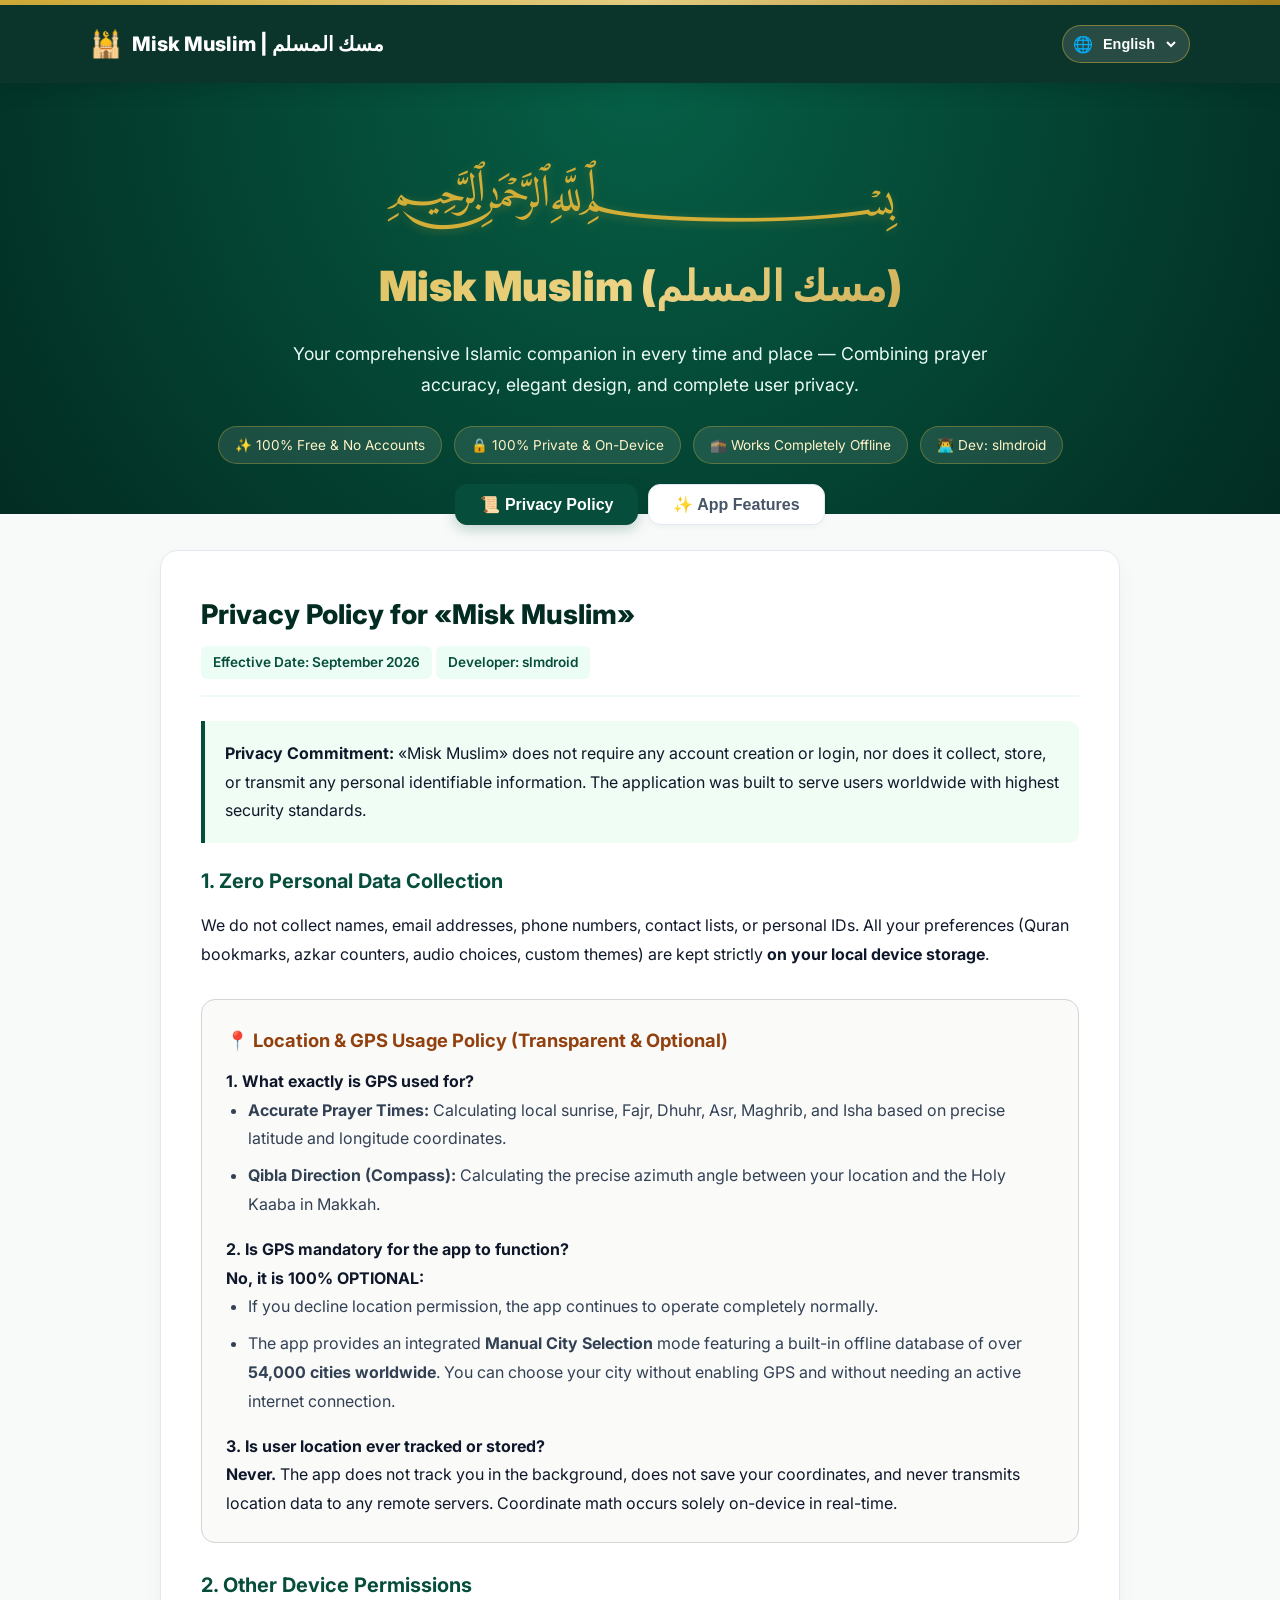
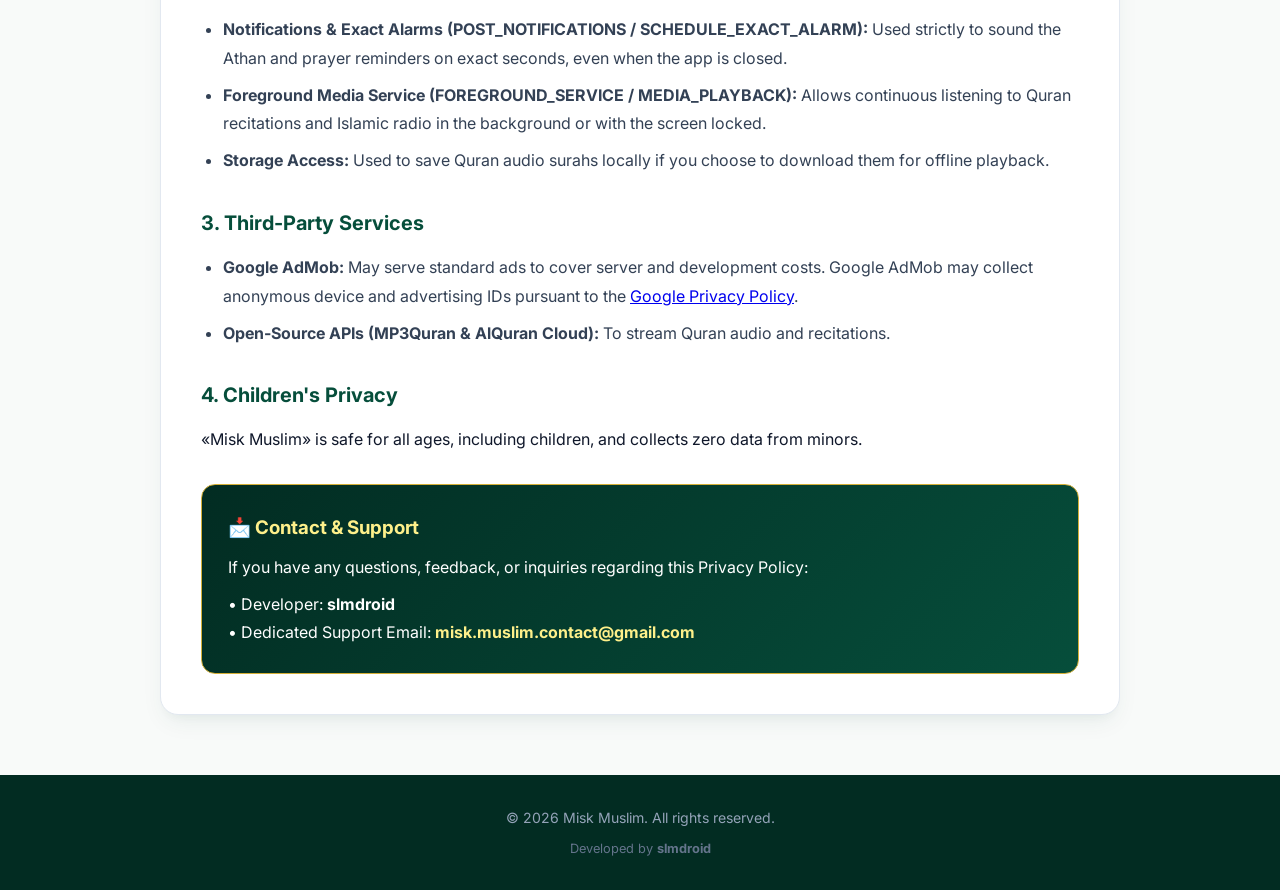
<file: index.html>
<!DOCTYPE html>
<html lang="en" dir="ltr">
<head>
    <meta charset="UTF-8">
    <meta name="viewport" content="width=device-width, initial-scale=1.0">
    <title>Misk Muslim — Official Privacy Policy & Features</title>
    <!-- Fonts -->
    <link rel="preconnect" href="https://fonts.googleapis.com">
    <link rel="preconnect" href="https://fonts.gstatic.com" crossorigin>
    <link href="https://fonts.googleapis.com/css2?family=Amiri:wght@400;700&family=Cairo:wght@400;600;700;800;900&family=Inter:wght@300;400;500;600;700;800&display=swap" rel="stylesheet">
    
    <style>
        :root {
            --primary: #064e3b;
            --primary-dark: #022c22;
            --primary-light: #047857;
            --gold: #d4af37;
            --gold-light: #fef08a;
            --gold-gradient: linear-gradient(135deg, #d4af37 0%, #edd587 50%, #aa841e 100%);
            --bg-body: #f8faf9;
            --card-bg: #ffffff;
            --text-dark: #0f172a;
            --text-muted: #475569;
            --border-color: #e2e8f0;
            --shadow-lux: 0 10px 25px -5px rgba(6, 78, 59, 0.08), 0 8px 10px -6px rgba(6, 78, 59, 0.04);
        }

        * {
            box-sizing: border-box;
            margin: 0;
            padding: 0;
            scroll-behavior: smooth;
        }

        body {
            background-color: var(--bg-body);
            color: var(--text-dark);
            line-height: 1.8;
            font-family: 'Inter', sans-serif;
            transition: all 0.2s ease;
        }

        body.rtl {
            direction: rtl;
            font-family: 'Cairo', sans-serif;
        }

        /* Top Bar */
        .top-pattern {
            height: 5px;
            background: var(--gold-gradient);
            width: 100%;
        }

        /* Navigation */
        nav {
            background: rgba(2, 44, 34, 0.96);
            backdrop-filter: blur(10px);
            color: white;
            padding: 16px 24px;
            position: sticky;
            top: 0;
            z-index: 100;
            box-shadow: 0 4px 20px rgba(0,0,0,0.15);
        }

        .nav-container {
            max-width: 1100px;
            margin: 0 auto;
            display: flex;
            justify-content: space-between;
            align-items: center;
            flex-wrap: wrap;
            gap: 15px;
        }

        .logo {
            display: flex;
            align-items: center;
            gap: 10px;
            font-size: 1.25rem;
            font-weight: 800;
            color: #fff;
            text-decoration: none;
        }

        .logo-icon {
            font-size: 1.6rem;
            color: var(--gold);
        }

        .nav-actions {
            display: flex;
            align-items: center;
            gap: 16px;
        }

        /* Language Switcher */
        .lang-switch {
            display: flex;
            align-items: center;
            background: rgba(255, 255, 255, 0.12);
            border: 1px solid rgba(212, 175, 55, 0.5);
            border-radius: 20px;
            padding: 4px 10px;
            gap: 6px;
        }

        .lang-switch span {
            font-size: 1rem;
        }

        .lang-select {
            background: transparent;
            border: none;
            color: #fff;
            font-weight: 600;
            font-size: 0.9rem;
            cursor: pointer;
            outline: none;
        }

        .lang-select option {
            background: #022c22;
            color: #fff;
        }

        /* Hero */
        .hero {
            background: radial-gradient(circle at top center, #065f46 0%, #022c22 100%);
            color: white;
            padding: 70px 24px 50px;
            text-align: center;
            position: relative;
        }

        .hero::before {
            content: "﷽";
            font-family: 'Amiri', serif;
            font-size: 2.8rem;
            color: var(--gold);
            display: block;
            margin-bottom: 15px;
            text-shadow: 0 2px 10px rgba(212, 175, 55, 0.3);
        }

        .hero h1 {
            font-size: 2.6rem;
            font-weight: 900;
            margin-bottom: 14px;
            background: var(--gold-gradient);
            -webkit-background-clip: text;
            -webkit-text-fill-color: transparent;
        }

        .hero p {
            max-width: 760px;
            margin: 0 auto 25px;
            font-size: 1.1rem;
            color: #ecfdf5;
        }

        .hero-badges {
            display: flex;
            justify-content: center;
            gap: 12px;
            flex-wrap: wrap;
        }

        .hero-badge {
            background: rgba(255, 255, 255, 0.1);
            border: 1px solid rgba(212, 175, 55, 0.35);
            padding: 6px 16px;
            border-radius: 20px;
            font-size: 0.85rem;
            color: #fef3c7;
        }

        /* Container */
        .main-container {
            max-width: 1000px;
            margin: -30px auto 60px;
            padding: 0 20px;
            position: relative;
            z-index: 10;
        }

        .tab-box {
            display: flex;
            justify-content: center;
            margin-bottom: 25px;
            gap: 10px;
        }

        .tab-btn {
            background: white;
            border: 1px solid var(--border-color);
            padding: 10px 24px;
            border-radius: 12px;
            font-size: 1rem;
            font-weight: 700;
            cursor: pointer;
            color: var(--text-muted);
            box-shadow: 0 2px 6px rgba(0,0,0,0.04);
            transition: all 0.2s;
        }

        .tab-btn.active {
            background: var(--primary);
            color: white;
            border-color: var(--primary);
            box-shadow: 0 4px 14px rgba(6, 78, 59, 0.25);
        }

        .content-card {
            background: var(--card-bg);
            border-radius: 18px;
            padding: 40px;
            box-shadow: var(--shadow-lux);
            border: 1px solid var(--border-color);
        }

        .tab-content {
            display: none;
        }

        .tab-content.active {
            display: block;
        }

        .section-header {
            border-bottom: 2px solid #ecfdf5;
            padding-bottom: 16px;
            margin-bottom: 24px;
        }

        .section-header h2 {
            font-size: 1.7rem;
            color: var(--primary-dark);
            font-weight: 800;
        }

        .meta-tag {
            display: inline-block;
            background: #ecfdf5;
            color: var(--primary);
            padding: 4px 12px;
            border-radius: 6px;
            font-size: 0.85rem;
            font-weight: 600;
            margin-top: 6px;
        }

        .highlight-box {
            background: #f0fdf4;
            border-left: 4px solid var(--primary);
            padding: 18px 20px;
            border-radius: 0 10px 10px 0;
            margin: 20px 0;
        }

        body.rtl .highlight-box {
            border-left: none;
            border-right: 4px solid var(--primary);
            border-radius: 10px 0 0 10px;
        }

        .gps-card {
            background: #fafaf9;
            border: 1px solid #d6d3d1;
            border-radius: 14px;
            padding: 24px;
            margin: 24px 0;
        }

        .gps-card h4 {
            color: #92400e;
            font-size: 1.15rem;
            margin-bottom: 10px;
            display: flex;
            align-items: center;
            gap: 8px;
        }

        .policy-block {
            margin-bottom: 30px;
        }

        .policy-block h3 {
            font-size: 1.25rem;
            color: var(--primary);
            margin-bottom: 12px;
        }

        .policy-block h4 {
            font-size: 1.05rem;
            margin: 14px 0 6px;
        }

        ul {
            padding-left: 22px;
            margin-bottom: 16px;
        }

        body.rtl ul {
            padding-left: 0;
            padding-right: 22px;
        }

        li {
            margin-bottom: 8px;
            color: #334155;
        }

        /* Features */
        .features-grid {
            display: grid;
            grid-template-columns: repeat(auto-fill, minmax(280px, 1fr));
            gap: 20px;
            margin-top: 24px;
        }

        .feature-card {
            background: #fafdfb;
            border: 1px solid #e6f0eb;
            border-radius: 14px;
            padding: 22px;
            transition: transform 0.2s;
        }

        .feature-card:hover {
            transform: translateY(-3px);
            border-color: #a7f3d0;
        }

        .feature-icon {
            font-size: 1.8rem;
            margin-bottom: 10px;
        }

        .feature-card h3 {
            font-size: 1.1rem;
            color: var(--primary-dark);
            margin-bottom: 6px;
            font-weight: 700;
        }

        .feature-card p {
            font-size: 0.92rem;
            color: var(--text-muted);
            line-height: 1.6;
        }

        /* Contact */
        .contact-box {
            background: linear-gradient(135deg, #022c22 0%, #064e3b 100%);
            color: white;
            padding: 26px;
            border-radius: 14px;
            margin-top: 30px;
            border: 1px solid var(--gold);
        }

        .contact-box h3 {
            color: var(--gold-light);
            margin-bottom: 8px;
        }

        .contact-box a {
            color: #fef08a;
            text-decoration: none;
            font-weight: bold;
        }

        footer {
            background: #022c22;
            color: #94a3b8;
            text-align: center;
            padding: 30px 20px;
            font-size: 0.88rem;
        }

        @media (max-width: 650px) {
            .hero h1 { font-size: 2rem; }
            .content-card { padding: 22px; }
            .nav-container { flex-direction: column; }
        }
    </style>
</head>
<body>

    <div class="top-pattern"></div>

    <!-- Navigation -->
    <nav>
        <div class="nav-container">
            <a href="#" class="logo">
                <span class="logo-icon">🕌</span>
                <span id="nav-brand">Misk Muslim | مسك المسلم</span>
            </a>
            <div class="nav-actions">
                <div class="lang-switch">
                    <span>🌐</span>
                    <select class="lang-select" id="lang-selector" onchange="changeLanguage(this.value)">
                        <option value="en" selected>English</option>
                        <option value="ar">العربية</option>
                        <option value="fr">Français</option>
                        <option value="es">Español</option>
                    </select>
                </div>
            </div>
        </div>
    </nav>

    <!-- Hero Section -->
    <header class="hero">
        <h1 id="hero-title">Misk Muslim (مسك المسلم)</h1>
        <p id="hero-desc">Your comprehensive Islamic companion in every time and place — Combining prayer accuracy, elegant design, and complete privacy.</p>
        <div class="hero-badges">
            <span class="hero-badge" id="badge-free">✨ 100% Free & No Accounts</span>
            <span class="hero-badge" id="badge-privacy">🔒 100% Private & On-Device</span>
            <span class="hero-badge" id="badge-offline">🕋 Works Completely Offline</span>
            <span class="hero-badge">👨‍💻 Dev: slmdroid</span>
        </div>
    </header>

    <!-- Main Container -->
    <main class="main-container">
        <!-- Tabs -->
        <div class="tab-box">
            <button class="tab-btn active" id="btn-tab-privacy" onclick="switchTab('privacy')">📜 Privacy Policy</button>
            <button class="tab-btn" id="btn-tab-features" onclick="switchTab('features')">✨ App Features</button>
        </div>

        <!-- 1. PRIVACY POLICY TAB -->
        <section id="tab-privacy" class="content-card tab-content active">
            <div id="policy-content">
                <!-- Dynamically populated or rendered in English by default -->
            </div>
        </section>

        <!-- 2. FEATURES TAB -->
        <section id="tab-features" class="content-card tab-content">
            <div id="features-content">
                <!-- Dynamically populated -->
            </div>
        </section>
    </main>

    <!-- Footer -->
    <footer>
        <p id="footer-text">&copy; 2026 Misk Muslim (مسك المسلم). All rights reserved.</p>
        <p style="margin-top: 6px; font-size: 0.8rem; color: #64748b;">Developed by <strong>slmdroid</strong></p>
    </footer>

    <!-- Translations & Script -->
    <script>
        const translations = {
            en: {
                dir: "ltr",
                isRtl: false,
                navBrand: "Misk Muslim | مسك المسلم",
                heroTitle: "Misk Muslim (مسك المسلم)",
                heroDesc: "Your comprehensive Islamic companion in every time and place — Combining prayer accuracy, elegant design, and complete user privacy.",
                badgeFree: "✨ 100% Free & No Accounts",
                badgePrivacy: "🔒 100% Private & On-Device",
                badgeOffline: "🕋 Works Completely Offline",
                btnPrivacy: "📜 Privacy Policy",
                btnFeatures: "✨ App Features",
                footerText: "© 2026 Misk Muslim. All rights reserved.",
                privacyHTML: `
                    <div class="section-header">
                        <h2>Privacy Policy for «Misk Muslim»</h2>
                        <span class="meta-tag">Effective Date: September 2026</span>
                        <span class="meta-tag">Developer: slmdroid</span>
                    </div>

                    <div class="highlight-box">
                        <strong>Privacy Commitment:</strong> «Misk Muslim» does not require any account creation or login, nor does it collect, store, or transmit any personal identifiable information. The application was built to serve users worldwide with highest security standards.
                    </div>

                    <div class="policy-block">
                        <h3>1. Zero Personal Data Collection</h3>
                        <p>We do not collect names, email addresses, phone numbers, contact lists, or personal IDs. All your preferences (Quran bookmarks, azkar counters, audio choices, custom themes) are kept strictly <strong>on your local device storage</strong>.</p>
                    </div>

                    <!-- GPS SECTION DETAIL -->
                    <div class="gps-card">
                        <h4>📍 Location & GPS Usage Policy (Transparent & Optional)</h4>
                        
                        <p><strong>1. What exactly is GPS used for?</strong></p>
                        <ul>
                            <li><strong>Accurate Prayer Times:</strong> Calculating local sunrise, Fajr, Dhuhr, Asr, Maghrib, and Isha based on precise latitude and longitude coordinates.</li>
                            <li><strong>Qibla Direction (Compass):</strong> Calculating the precise azimuth angle between your location and the Holy Kaaba in Makkah.</li>
                        </ul>

                        <p><strong>2. Is GPS mandatory for the app to function?</strong></p>
                        <p><strong>No, it is 100% OPTIONAL:</strong></p>
                        <ul>
                            <li>If you decline location permission, the app continues to operate completely normally.</li>
                            <li>The app provides an integrated <strong>Manual City Selection</strong> mode featuring a built-in offline database of over <strong>54,000 cities worldwide</strong>. You can choose your city without enabling GPS and without needing an active internet connection.</li>
                        </ul>

                        <p><strong>3. Is user location ever tracked or stored?</strong></p>
                        <p><strong>Never.</strong> The app does not track you in the background, does not save your coordinates, and never transmits location data to any remote servers. Coordinate math occurs solely on-device in real-time.</p>
                    </div>

                    <div class="policy-block">
                        <h3>2. Other Device Permissions</h3>
                        <ul>
                            <li><strong>Notifications & Exact Alarms (POST_NOTIFICATIONS / SCHEDULE_EXACT_ALARM):</strong> Used strictly to sound the Athan and prayer reminders on exact seconds, even when the app is closed.</li>
                            <li><strong>Foreground Media Service (FOREGROUND_SERVICE / MEDIA_PLAYBACK):</strong> Allows continuous listening to Quran recitations and Islamic radio in the background or with the screen locked.</li>
                            <li><strong>Storage Access:</strong> Used to save Quran audio surahs locally if you choose to download them for offline playback.</li>
                        </ul>
                    </div>

                    <div class="policy-block">
                        <h3>3. Third-Party Services</h3>
                        <ul>
                            <li><strong>Google AdMob:</strong> May serve standard ads to cover server and development costs. Google AdMob may collect anonymous device and advertising IDs pursuant to the <a href="https://policies.google.com/privacy" target="_blank">Google Privacy Policy</a>.</li>
                            <li><strong>Open-Source APIs (MP3Quran & AlQuran Cloud):</strong> To stream Quran audio and recitations.</li>
                        </ul>
                    </div>

                    <div class="policy-block">
                        <h3>4. Children's Privacy</h3>
                        <p>«Misk Muslim» is safe for all ages, including children, and collects zero data from minors.</p>
                    </div>

                    <div class="contact-box">
                        <h3>📩 Contact & Support</h3>
                        <p>If you have any questions, feedback, or inquiries regarding this Privacy Policy:</p>
                        <p style="margin-top: 8px;">• Developer: <strong>slmdroid</strong></p>
                        <p>• Dedicated Support Email: <a href="mailto:misk.muslim.contact@gmail.com">misk.muslim.contact@gmail.com</a></p>
                    </div>
                `,
                featuresHTML: `
                    <div class="section-header">
                        <h2>Comprehensive Islamic Features</h2>
                        <span class="meta-tag">All-in-one spiritual companion</span>
                    </div>
                    <div class="features-grid">
                        <div class="feature-card">
                            <div class="feature-icon">🕋</div>
                            <h3>Accurate Prayer Times & Athan</h3>
                            <p>Astronomical accuracy, 54,000+ offline cities or GPS, multiple Muazzin voices, and smart countdown timer.</p>
                        </div>
                        <div class="feature-card">
                            <div class="feature-icon">📖</div>
                            <h3>Complete Holy Quran</h3>
                            <p>Authentic Uthmanic script matching Madinah Mushaf, fast search, aya bookmarks, and daily reading tracking.</p>
                        </div>
                        <div class="feature-card">
                            <div class="feature-icon">📚</div>
                            <h3>5 Tafsir Libraries</h3>
                            <p>Tafsir Ibn Kathir, Al-Sa'di, Al-Muyassar, Al-Jalalayn, and Al-Tabari with single-click explanation.</p>
                        </div>
                        <div class="feature-card">
                            <div class="feature-icon">🧭</div>
                            <h3>Smart Qibla Compass</h3>
                            <p>Interactive smooth compass guiding directly towards the Holy Kaaba with sensor leveling check.</p>
                        </div>
                        <div class="feature-card">
                            <div class="feature-icon">📿</div>
                            <h3>Hisn Al-Muslim & Smart Tasbih</h3>
                            <p>Morning & evening Athkar, categorized supplications, and electronic Sebha with haptic feedback.</p>
                        </div>
                        <div class="feature-card">
                            <div class="feature-icon">🎙️</div>
                            <h3>Quran Recitations & Live Radios</h3>
                            <p>Listen to world-renowned reciters, offline download capabilities, and background playback support.</p>
                        </div>
                        <div class="feature-card">
                            <div class="feature-icon">📜</div>
                            <h3>Hadith Encyclopedia</h3>
                            <p>Sahih Al-Bukhari, Sahih Muslim, and 40 Hadith Nawawi with complete explanations.</p>
                        </div>
                        <div class="feature-card">
                            <div class="feature-icon">🛡️</div>
                            <h3>Authentic Ruqyah Shariah</h3>
                            <p>Read and listen to comprehensive Ruqyah verses and duas from Quran and Sunnah.</p>
                        </div>
                    </div>
                `
            },
            ar: {
                dir: "rtl",
                isRtl: true,
                navBrand: "«مسك المسلم» (Misk Muslim)",
                heroTitle: "«مسك المسلم» (Misk Muslim)",
                heroDesc: "رفيقك الإيماني الشامل في كل زمان ومكان — يجمع بين دقة المواعيد وسهولة الاستخدام وجمالية التصميم الإسلامي العصري مع أمان وخصوصية تامة.",
                badgeFree: "✨ مجاني وبدون تسجيل حساب",
                badgePrivacy: "🔒 خصوصية تامة وحفظ محلي",
                badgeOffline: "🕋 يعمل بالكامل بدون إنترنت",
                btnPrivacy: "📜 سياسة الخصوصية الرسمية",
                btnFeatures: "✨ خدمات ومميزات التطبيق",
                footerText: "جميع الحقوق محفوظة © 2026 تطبيق «مسك المسلم».",
                privacyHTML: `
                    <div class="section-header">
                        <h2>سياسة الخصوصية لتطبيق «مسك المسلم» (Misk Muslim)</h2>
                        <span class="meta-tag">تاريخ السريان وآخر تحديث: سبتمبر 2026</span>
                        <span class="meta-tag">المطور: slmdroid</span>
                    </div>

                    <div class="highlight-box">
                        <strong>عهد الخصوصية:</strong> تطبيق «مسك المسلم» لا يتطلب أي تسجيل دخول ولا يطلب أو يجمع أياً من معلوماتكم أو أرقامكم الشخصية على الإطلاق. كافة تفضيلاتكم تُحفظ محلياً على جهازكم.
                    </div>

                    <div class="policy-block">
                        <h3>1. المعلومات والبيانات الشخصية</h3>
                        <p>لا يطلب التطبيق اسمك، ولا بريدك الإلكتروني، ولا رقم هاتفك، ولا أي معلومات اتصال. يتم حفظ كل شيء محلياً على جهازك دون إرساله إلى أي خوادم خارجية تابعة لنا.</p>
                    </div>

                    <!-- GPS DETAIL IN ARABIC -->
                    <div class="gps-card">
                        <h4>📍 سياسة الموقع الجغرافي (GPS) — شفافية وخيار كامل للمستخدم</h4>
                        
                        <p><strong>1. في ماذا يُستخدم الـ GPS بالتحديد؟</strong></p>
                        <ul>
                            <li><strong>حساب مواقيت الصلاة بدقة:</strong> لمعرفة إحداثيات موقعك (خط الطول ودائرة العرض)، ليقوم التطبيق بحساب مواعيد الأذان (الفجر، الظهر، العصر، المغرب، العشاء) بدقة بالغة بحسب مدينتك.</li>
                            <li><strong>تحديد اتجاه القبلة (البوصلة):</strong> لمعرفة الزاوية الصحيحة والدقيقة بين موقعك الحالي وبين الكعبة المشرفة في مكة المكرمة.</li>
                        </ul>

                        <p><strong>2. هل الـ GPS إجباري لكي يعمل التطبيق؟</strong></p>
                        <p><strong>لا، ليس إجبارياً على الإطلاق:</strong></p>
                        <ul>
                            <li>إذا رفض المستخدم إعطاء إذن الـ GPS، فإن التطبيق <strong>يستمر في العمل بشكل طبيعي 100%</strong>.</li>
                            <li>يوفّر التطبيق ميزة <strong>الاختيار اليدوي للمدينة</strong>؛ حيث يحتوي على قاعدة بيانات مدمجة تضم أكثر من <strong>54,000 مدينة حول العالم</strong>، يستطيع المستخدم ببساطة اختيار مدينته منها بدون تشغيل الـ GPS وبدون الحاجة حتى لإنترنت.</li>
                        </ul>

                        <p><strong>3. هل يتم حفظ أو تتبع موقع المستخدم؟</strong></p>
                        <p><strong>إطلاقاً؛</strong> التطبيق لا يتبعك في الخلفية، ولا يقوم بحفظ موقعك، ولا يرسله إلى أي خوادم خارجية. القراءة تتم <strong>محلياً داخل الهاتف</strong> فقط لحساب الأوقات وزاوية القبلة لحظياً.</p>
                    </div>

                    <div class="policy-block">
                        <h3>2. الأذونات والصلاحيات الأخرى</h3>
                        <ul>
                            <li><strong>الإشعارات والمنبه الدقيق (POST_NOTIFICATIONS / SCHEDULE_EXACT_ALARM):</strong> لإطلاق صوت الأذان والتنبيهات بالثانية في موعد الصلاة حتى لو كان التطبيق مغلقاً.</li>
                            <li><strong>تشغيل الصوت في الخلفية (FOREGROUND_SERVICE / MEDIA_PLAYBACK):</strong> لمواصلة الاستماع للقرآن وإذاعات الراديو عند قفل الشاشة.</li>
                            <li><strong>التخزين المحلي:</strong> لحفظ التلاوات والسور التي تختار تحميلها للاستماع بدون اتصال.</li>
                        </ul>
                    </div>

                    <div class="policy-block">
                        <h3>3. خدمات الطرف الثالث (Third-Party)</h3>
                        <ul>
                            <li><strong>Google AdMob:</strong> قد يعرض التطبيق إعلانات لدعم تكاليف التطوير المجاني، وتخضع لـ <a href="https://policies.google.com/privacy" target="_blank">سياسة خصوصية Google</a>.</li>
                            <li><strong>مكتبات الصوت والقرآن المفتوحة:</strong> لتزويد المستخدم بملفات التلاوات والتفاسير.</li>
                        </ul>
                    </div>

                    <div class="policy-block">
                        <h3>4. خصوصية الأطفال</h3>
                        <p>التطبيق عائلي وديني آمن للجميع وخالٍ من أي محتوى غير لائق ولا يجمع أي معلومات من الأطفال.</p>
                    </div>

                    <div class="contact-box">
                        <h3>📩 التواصل والدعم الفني</h3>
                        <p>إذا كان لديكم أي استفسار أو اقتراح، يسعدنا تواصلكم الدائم عبر البريد الرسمي:</p>
                        <p style="margin-top: 8px;">• المطور: <strong>slmdroid</strong></p>
                        <p>• البريد الإلكتروني المخصص للدعم: <a href="mailto:misk.muslim.contact@gmail.com">misk.muslim.contact@gmail.com</a></p>
                    </div>
                `,
                featuresHTML: `
                    <div class="section-header">
                        <h2>حقيبة المسلم اليومية المتكاملة</h2>
                        <span class="meta-tag">كل ما تحتاجه في تطبيق إسلامي واحد</span>
                    </div>
                    <div class="features-grid">
                        <div class="feature-card">
                            <div class="feature-icon">🕋</div>
                            <h3>مواقيت الصلاة والأذان بدقة فائقة</h3>
                            <p>حسابات فلكية دقيقة، تحديد الموقع بالـ GPS أو يدوياً عبر 54,000 مدينة، مع أصوات كبار المؤذنين.</p>
                        </div>
                        <div class="feature-card">
                            <div class="feature-icon">📖</div>
                            <h3>القرآن الكريم كاملاً</h3>
                            <p>مطابق لمصحف المدينة المنورة بخط عثماني أصيل، بحث سريع، فواصل مرجعية ومتابعة الورد اليومي.</p>
                        </div>
                        <div class="feature-card">
                            <div class="feature-icon">📚</div>
                            <h3>مكتبة التفاسير الخمسة</h3>
                            <p>تفسير ابن كثير، السعدي، الميسر، الجلالين، والطبري بنقرة واحدة لكل آية.</p>
                        </div>
                        <div class="feature-card">
                            <div class="feature-icon">🧭</div>
                            <h3>بوصلة دقيقة لاتجاه القبلة</h3>
                            <p>بوصلة رقمية تحدد الكعبة المشرفة بدقة مع مؤشر ذكي لاستواء الهاتف.</p>
                        </div>
                        <div class="feature-card">
                            <div class="feature-icon">📿</div>
                            <h3>حصن المسلم والسبحة الإلكترونية</h3>
                            <p>أذكار الصباح والمساء، أذكار النوم والصلاة، مع سبحة رقمية ذكية واهتزاز تفاعلي.</p>
                        </div>
                        <div class="feature-card">
                            <div class="feature-icon">🎙️</div>
                            <h3>تلاوات وإذاعات مباشرة 24/7</h3>
                            <p>أعذب التلاوات مع إمكانية التحميل والاستماع في الخلفية بدون انقطاع.</p>
                        </div>
                    </div>
                `
            },
            fr: {
                dir: "ltr",
                isRtl: false,
                navBrand: "Misk Muslim | مسك المسلم",
                heroTitle: "Misk Muslim (مسك المسلم)",
                heroDesc: "Votre compagnon islamique complet en tout lieu et tout temps — Précision des prières, design élégant et respect absolu de la vie privée.",
                badgeFree: "✨ 100% Gratuit & Sans Compte",
                badgePrivacy: "🔒 Privé & Stockage Local",
                badgeOffline: "🕋 Fonctionne Hors-Ligne",
                btnPrivacy: "📜 Politique de Confidentialité",
                btnFeatures: "✨ Fonctionnalités",
                footerText: "© 2026 Misk Muslim. Tous droits réservés.",
                privacyHTML: `
                    <div class="section-header">
                        <h2>Politique de Confidentialité — «Misk Muslim»</h2>
                        <span class="meta-tag">Date d'effet : Septembre 2026</span>
                        <span class="meta-tag">Développeur : slmdroid</span>
                    </div>

                    <div class="highlight-box">
                        <strong>Engagement de confidentialité :</strong> L'application «Misk Muslim» ne nécessite aucune création de compte et ne collecte aucune donnée personnelle identifiable.
                    </div>

                    <!-- GPS DETAIL IN FRENCH -->
                    <div class="gps-card">
                        <h4>📍 Utilisation du GPS et de la localisation (Clair et Optionnel)</h4>
                        
                        <p><strong>1. À quoi sert précisément le GPS ?</strong></p>
                        <ul>
                            <li><strong>Calcul précis des horaires de prière :</strong> Détermination des coordonnées de votre ville (latitude et longitude) pour calculer les heures de l'Adhan.</li>
                            <li><strong>Direction de la Qibla (Boussole) :</strong> Détermination de l'angle exact vers la Sainte Kaaba à La Mecque.</li>
                        </ul>

                        <p><strong>2. Le GPS est-il obligatoire ?</strong></p>
                        <p><strong>Non, il n'est absolument PAS obligatoire :</strong></p>
                        <ul>
                            <li>Si vous refusez l'accès au GPS, l'application <strong>continue de fonctionner à 100% normalement</strong>.</li>
                            <li>L'application intègre une <strong>sélection manuelle de la ville</strong> avec une base de données hors-ligne de plus de <strong>54 000 villes</strong> à travers le monde, sans GPS ni connexion internet requise.</li>
                        </ul>

                        <p><strong>3. Vos données de localisation sont-elles enregistrées ?</strong></p>
                        <p><strong>Jamais.</strong> Nous ne suivons aucun utilisateur en arrière-plan et ne stockons ni ne transmettons aucune coordonnée à des serveurs externes. Les calculs sont faits localement sur votre téléphone.</p>
                    </div>

                    <div class="policy-block">
                        <h3>Autres autorisations & Services</h3>
                        <ul>
                            <li><strong>Notifications & Alarmes exactes :</strong> Pour déclencher l'Adhan à la seconde près.</li>
                            <li><strong>Service en arrière-plan :</strong> Permet d'écouter le Coran même avec l'écran verrouillé.</li>
                            <li><strong>Publicités (Google AdMob) :</strong> Peut afficher des annonces non personnalisées conformément aux règles de Google.</li>
                        </ul>
                    </div>

                    <div class="contact-box">
                        <h3>📩 Contact & Assistance</h3>
                        <p>Pour toute question concernant cette politique ou l'application :</p>
                        <p style="margin-top: 8px;">• Développeur : <strong>slmdroid</strong></p>
                        <p>• E-mail officiel : <a href="mailto:misk.muslim.contact@gmail.com">misk.muslim.contact@gmail.com</a></p>
                    </div>
                `,
                featuresHTML: `
                    <div class="section-header">
                        <h2>Fonctionnalités de l'application</h2>
                        <span class="meta-tag">La trousse complète du musulman</span>
                    </div>
                    <div class="features-grid">
                        <div class="feature-card">
                            <div class="feature-icon">🕋</div>
                            <h3>Horaires de prière & Adhan</h3>
                            <p>Calculs astronomiques très précis, choix parmi 54 000 villes ou GPS, multiples voix de muezzins.</p>
                        </div>
                        <div class="feature-card">
                            <div class="feature-icon">📖</div>
                            <h3>Saint Coran complet</h3>
                            <p>Calligraphie othomane de Médine, recherche instantanée, marque-pages et suivi de lecture.</p>
                        </div>
                        <div class="feature-card">
                            <div class="feature-icon">🧭</div>
                            <h3>Boussole de la Qibla</h3>
                            <p>Boussole interactive guidant fidèlement vers la Kaaba partout dans le monde.</p>
                        </div>
                    </div>
                `
            },
            es: {
                dir: "ltr",
                isRtl: false,
                navBrand: "Misk Muslim | مسك المسلم",
                heroTitle: "Misk Muslim (مسك المسلم)",
                heroDesc: "Tu compañero islámico integral en todo momento y lugar — Precisión en los rezos, diseño elegante y total privacidad.",
                badgeFree: "✨ 100% Gratis y Sin Cuentas",
                badgePrivacy: "🔒 Privado y Almacenamiento Local",
                badgeOffline: "🕋 Funciona Sin Conexión",
                btnPrivacy: "📜 Política de Privacidad",
                btnFeatures: "✨ Características",
                footerText: "© 2026 Misk Muslim. Todos los derechos reservados.",
                privacyHTML: `
                    <div class="section-header">
                        <h2>Política de Privacidad de «Misk Muslim»</h2>
                        <span class="meta-tag">Fecha de vigencia: Septiembre 2026</span>
                        <span class="meta-tag">Desarrollador: slmdroid</span>
                    </div>

                    <div class="highlight-box">
                        <strong>Compromiso de privacidad:</strong> «Misk Muslim» no requiere registro de cuenta ni recopila ningún dato de identificación personal.
                    </div>

                    <!-- GPS DETAIL IN SPANISH -->
                    <div class="gps-card">
                        <h4>📍 Uso de Ubicación y GPS (Transparente y Opcional)</h4>
                        
                        <p><strong>1. ¿Para qué se utiliza exactamente el GPS?</strong></p>
                        <ul>
                            <li><strong>Cálculo exacto de las horas de oración:</strong> Para obtener las coordenadas (latitud y longitud) de tu ciudad y calcular los horarios del Adhan con precisión.</li>
                            <li><strong>Dirección de la Qibla (Brújula):</strong> Para determinar el ángulo exacto hacia la Sagrada Kaaba en La Meca.</li>
                        </ul>

                        <p><strong>2. ¿Es obligatorio el GPS para usar la aplicación?</strong></p>
                        <p><strong>No, es 100% OPCIONAL:</strong></p>
                        <ul>
                            <li>Si rechazas el permiso de ubicación, la aplicación <strong>continúa funcionando con total normalidad</strong>.</li>
                            <li>Incluye la opción de <strong>Selección Manual de Ciudad</strong> con una base de datos local de más de <strong>54.000 ciudades</strong> en todo el mundo, sin necesidad de activar el GPS ni requerir internet.</li>
                        </ul>

                        <p><strong>3. ¿Se rastrea o almacena tu ubicación?</strong></p>
                        <p><strong>En absoluto.</strong> La app no realiza seguimiento en segundo plano ni envía tus coordenadas a ningún servidor externo. Todo se procesa localmente en tu teléfono.</p>
                    </div>

                    <div class="policy-block">
                        <h3>Permisos adicionales y Terceros</h3>
                        <ul>
                            <li><strong>Notificaciones y Alarmas:</strong> Para emitir el Adhan en el segundo exacto.</li>
                            <li><strong>Servicio en segundo plano:</strong> Para continuar escuchando recitaciones con la pantalla apagada.</li>
                            <li><strong>Google AdMob:</strong> Para anuncios no intrusivos que permiten mantener la aplicación gratuita.</li>
                        </ul>
                    </div>

                    <div class="contact-box">
                        <h3>📩 Contacto y Soporte</h3>
                        <p>Si tienes alguna consulta sobre esta política de privacidad:</p>
                        <p style="margin-top: 8px;">• Desarrollador: <strong>slmdroid</strong></p>
                        <p>• Correo electrónico oficial: <a href="mailto:misk.muslim.contact@gmail.com">misk.muslim.contact@gmail.com</a></p>
                    </div>
                `,
                featuresHTML: `
                    <div class="section-header">
                        <h2>Características Principales</h2>
                        <span class="meta-tag">La guía completa del musulmán</span>
                    </div>
                    <div class="features-grid">
                        <div class="feature-card">
                            <div class="feature-icon">🕋</div>
                            <h3>Horarios de Oración y Adhan</h3>
                            <p>Cálculos astronómicos exactos, más de 54.000 ciudades offline o GPS, y variadas voces de almuédanos.</p>
                        </div>
                        <div class="feature-card">
                            <div class="feature-icon">📖</div>
                            <h3>Sagrado Corán Completo</h3>
                            <p>Caligrafía otomana de Medina, búsqueda rápida y seguimiento diario de lectura.</p>
                        </div>
                        <div class="feature-card">
                            <div class="feature-icon">🧭</div>
                            <h3>Brújula precisa de la Qibla</h3>
                            <p>Brújula interactiva que apunta a la Kaaba desde cualquier parte del mundo.</p>
                        </div>
                    </div>
                `
            }
        };

        function changeLanguage(langKey) {
            const data = translations[langKey] || translations.en;
            
            // Set Direction and Classes
            document.documentElement.lang = langKey;
            document.documentElement.dir = data.dir;
            if (data.isRtl) {
                document.body.classList.add('rtl');
            } else {
                document.body.classList.remove('rtl');
            }

            // Update texts
            document.getElementById('nav-brand').innerText = data.navBrand;
            document.getElementById('hero-title').innerText = data.heroTitle;
            document.getElementById('hero-desc').innerText = data.heroDesc;
            document.getElementById('badge-free').innerText = data.badgeFree;
            document.getElementById('badge-privacy').innerText = data.badgePrivacy;
            document.getElementById('badge-offline').innerText = data.badgeOffline;
            document.getElementById('btn-tab-privacy').innerText = data.btnPrivacy;
            document.getElementById('btn-tab-features').innerText = data.btnFeatures;
            document.getElementById('footer-text').innerText = data.footerText;

            // Update HTML blocks
            document.getElementById('policy-content').innerHTML = data.privacyHTML;
            document.getElementById('features-content').innerHTML = data.featuresHTML;
        }

        function switchTab(tabName) {
            const tabPrivacy = document.getElementById('tab-privacy');
            const tabFeatures = document.getElementById('tab-features');
            const btnPrivacy = document.getElementById('btn-tab-privacy');
            const btnFeatures = document.getElementById('btn-tab-features');

            if (tabName === 'privacy') {
                tabPrivacy.classList.add('active');
                tabFeatures.classList.remove('active');
                btnPrivacy.classList.add('active');
                btnFeatures.classList.remove('active');
            } else {
                tabFeatures.classList.add('active');
                tabPrivacy.classList.remove('active');
                btnFeatures.classList.add('active');
                btnPrivacy.classList.remove('active');
            }
        }

        // Initialize with default (English)
        changeLanguage('en');
    </script>
</body>
</html>
</file>
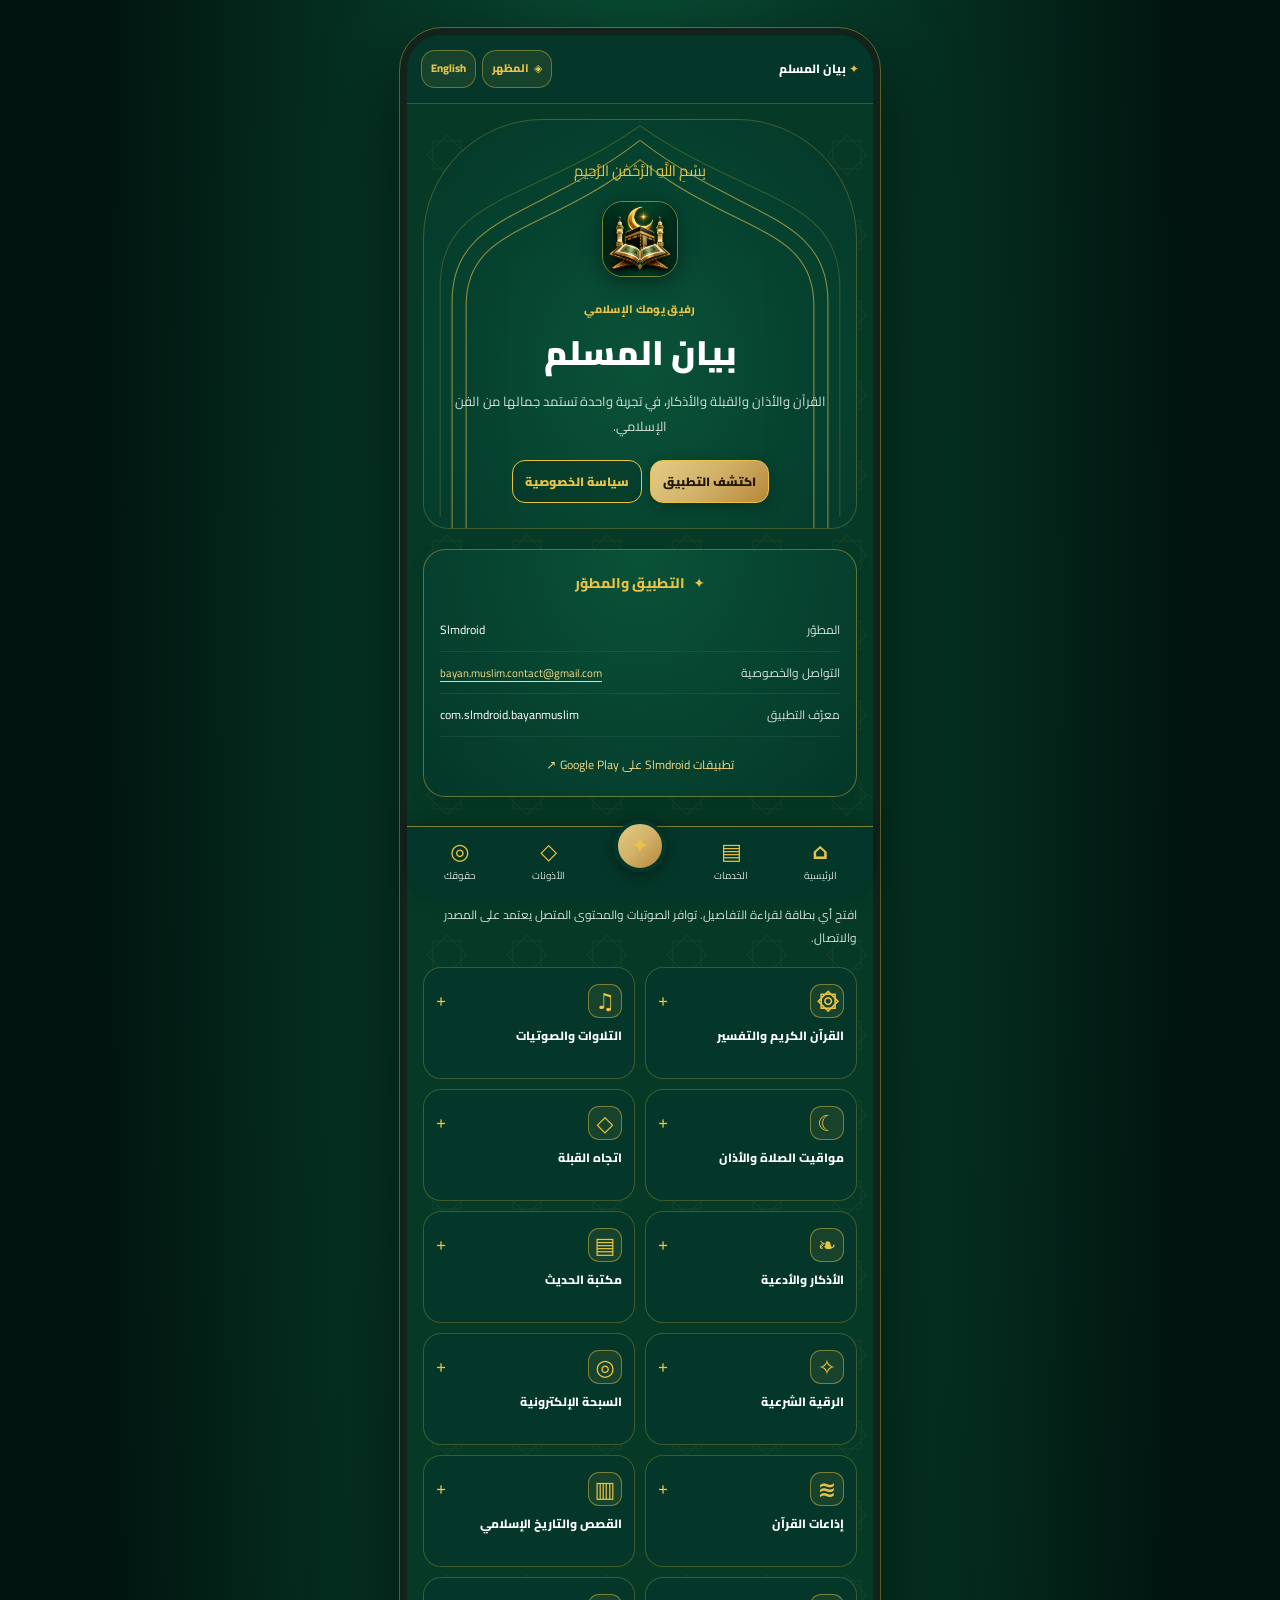
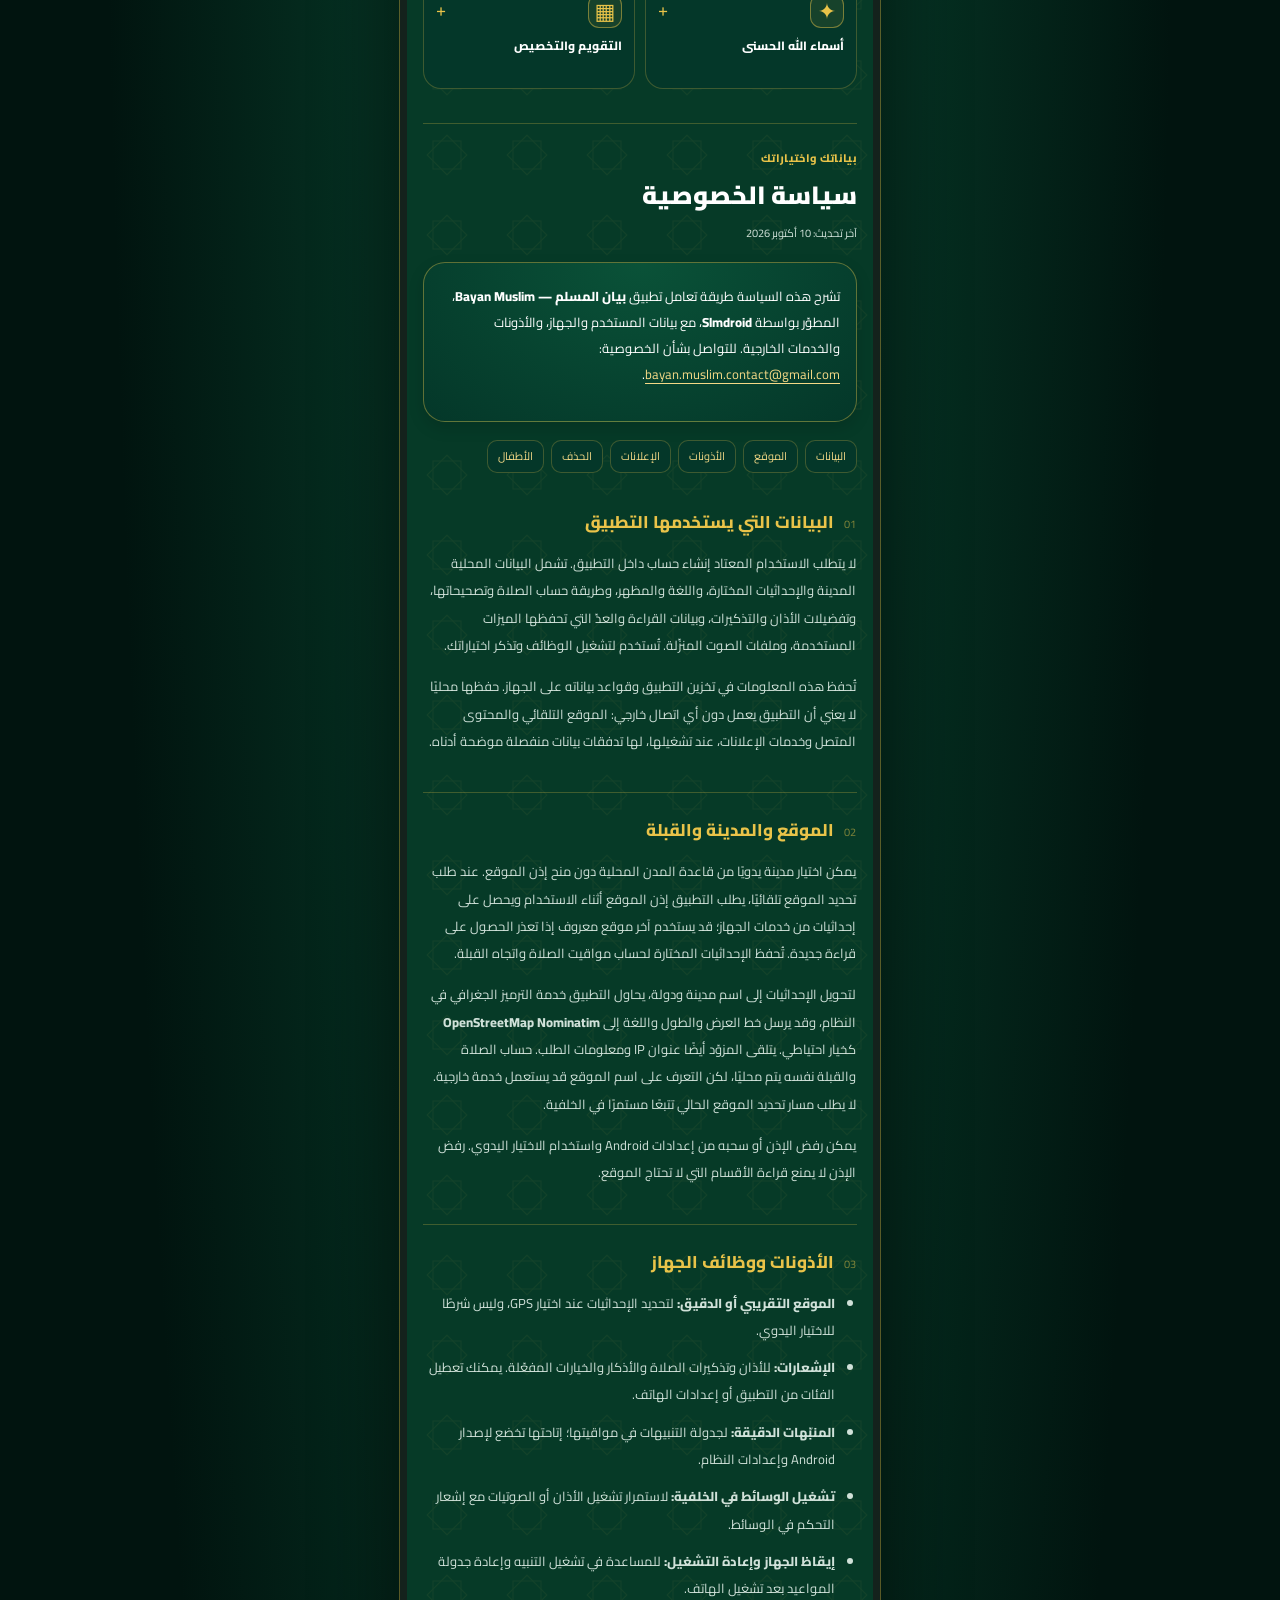
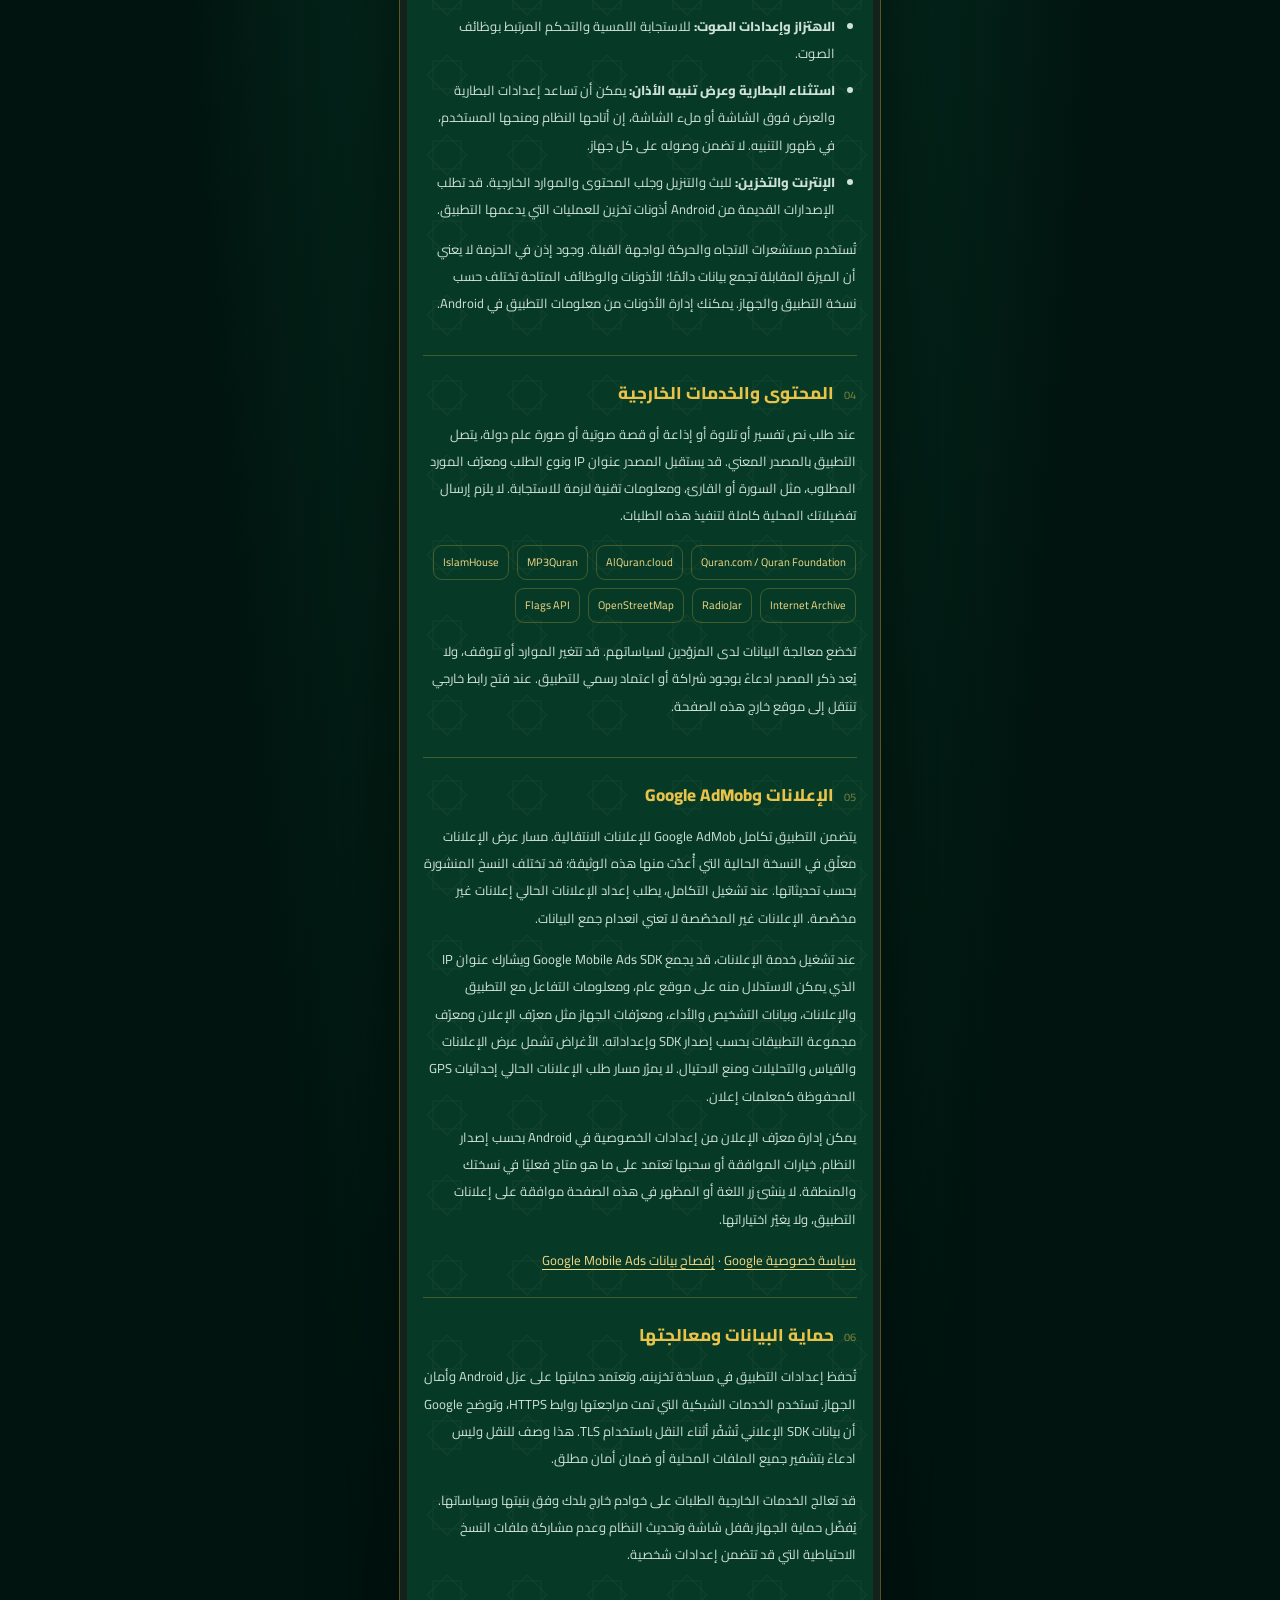
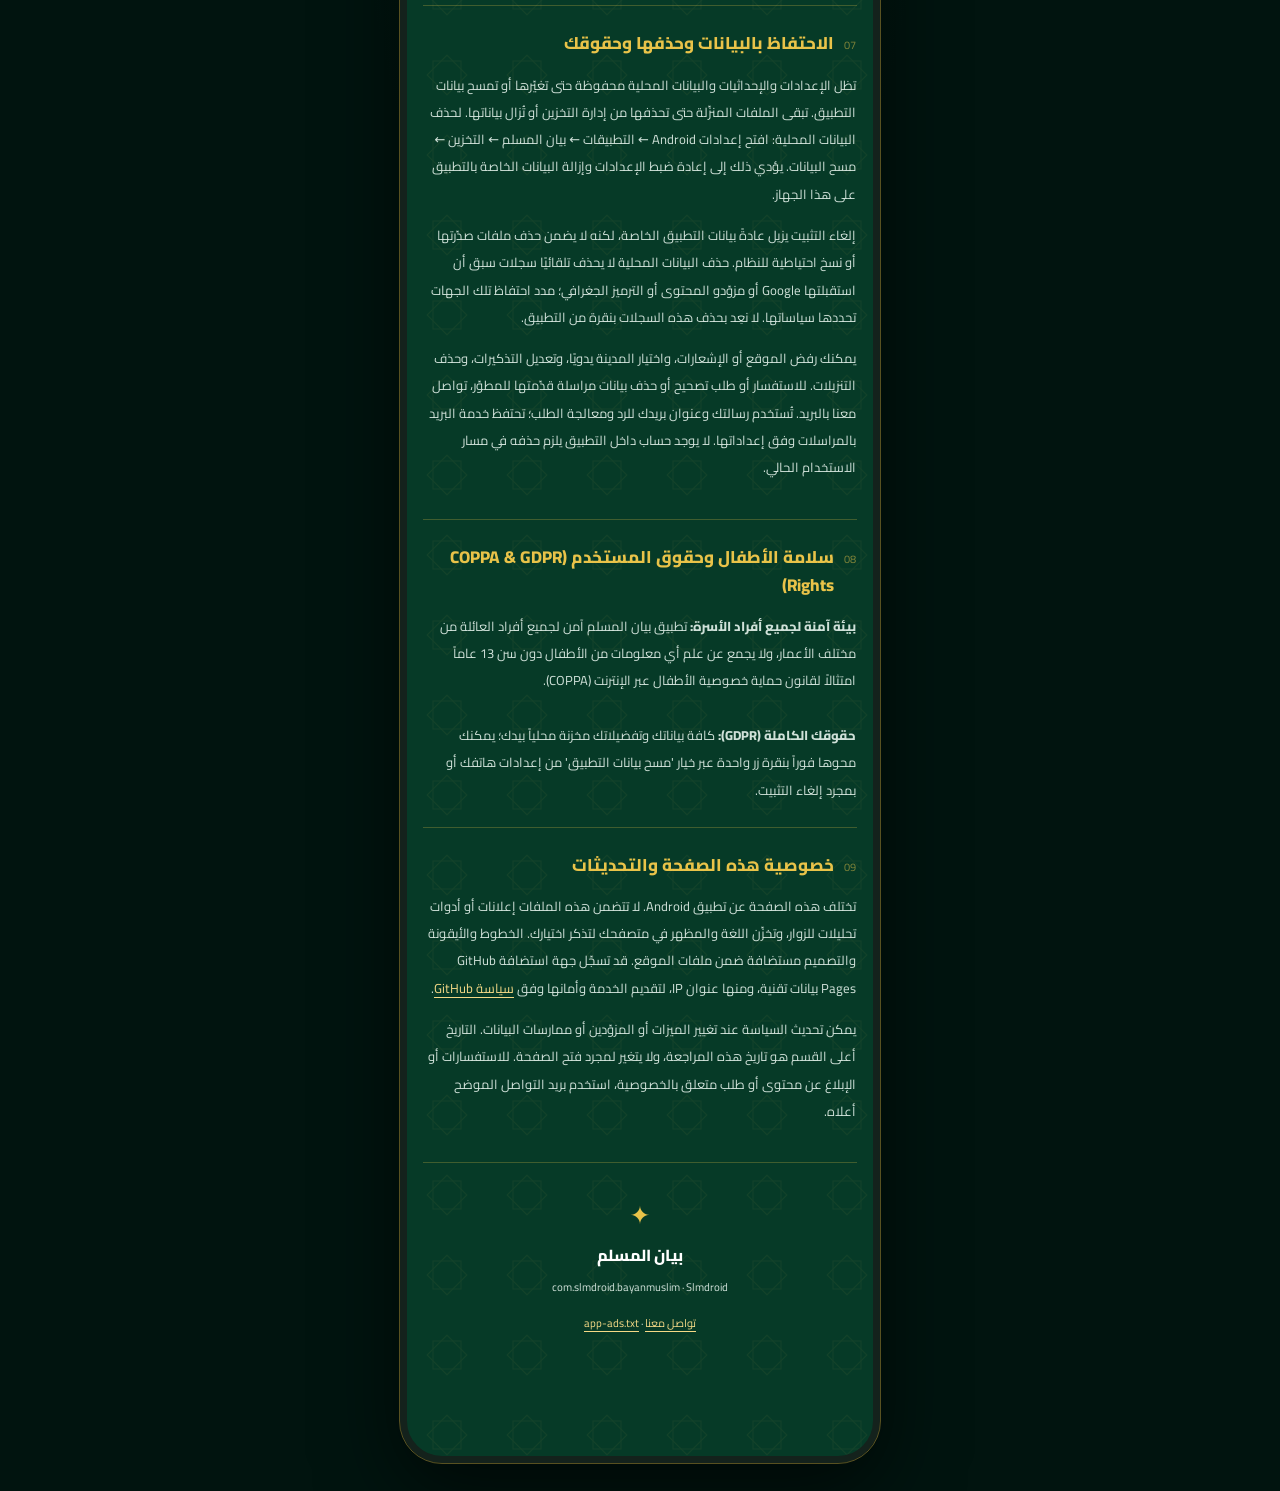
<file: bayanmuslim/index.html>
<!DOCTYPE html>
<html lang="ar" dir="rtl">
<head>
  <meta charset="UTF-8">
  <meta name="viewport" content="width=device-width, initial-scale=1">
  <meta name="description" content="بيان المسلم: دليل القرآن والأذان والقبلة والأذكار، وسياسة الخصوصية والبيانات والأذونات والإعلانات.">
  <meta name="theme-color" content="#063A27">
  <title>بيان المسلم | دليل التطبيق وسياسة الخصوصية</title>
  <link rel="icon" href="assets/icon.png">
  <link rel="stylesheet" href="styles.css">
  <script src="site.js" defer></script>
</head>
<body>
  <a class="skip-link" href="#privacy"><span lang="ar">انتقل إلى سياسة الخصوصية</span><span lang="en">Skip to privacy policy</span></a>
  <div class="phone" id="top">
    <header class="toolbar">
      <span class="wordmark"><span class="small-star" aria-hidden="true">✦</span> <span lang="ar">بيان المسلم</span><span lang="en">Bayan Muslim</span></span>
      <div class="tools">
        <button id="theme-toggle" type="button" aria-expanded="false" aria-controls="theme-picker"><span aria-hidden="true">◈</span><span lang="ar">المظهر</span><span lang="en">Theme</span></button>
        <button id="language-toggle" type="button" aria-label="Switch to English">English</button>
      </div>
      <div class="theme-picker" id="theme-picker" hidden aria-label="ألوان التطبيق / App themes">
        <button type="button" data-theme="emerald" style="--swatch:#0A5238" aria-pressed="true"><span class="rosette"></span><span lang="ar">زمردي</span><span lang="en">Emerald</span></button>
        <button type="button" data-theme="blue" style="--swatch:#012a4a" aria-pressed="false"><span class="rosette"></span><span lang="ar">ملكي</span><span lang="en">Blue</span></button>
        <button type="button" data-theme="purple" style="--swatch:#2d1b4e" aria-pressed="false"><span class="rosette"></span><span lang="ar">بنفسجي</span><span lang="en">Purple</span></button>
        <button type="button" data-theme="rose" style="--swatch:#4a1528" aria-pressed="false"><span class="rosette"></span><span lang="ar">وردي</span><span lang="en">Rose</span></button>
        <button type="button" data-theme="turquoise" style="--swatch:#004040" aria-pressed="false"><span class="rosette"></span><span lang="ar">فيروزي</span><span lang="en">Teal</span></button>
        <button type="button" data-theme="ruby" style="--swatch:#7a101c" aria-pressed="false"><span class="rosette"></span><span lang="ar">ياقوتي</span><span lang="en">Ruby</span></button>
      </div>
    </header>

    <main>
      <section class="hero" aria-labelledby="app-title">
        <svg class="arch" viewBox="0 0 400 360" preserveAspectRatio="none" aria-hidden="true"><path d="M26 360V160C26 83 106 87 200 18C294 87 374 83 374 160V360M39 360V164C39 93 113 101 200 35C287 101 361 93 361 164V360"/><path d="M15 350V146C15 67 102 71 200 5C298 71 385 67 385 146V350" opacity=".35"/></svg>
        <p class="basmala" lang="ar">بِسْمِ اللَّهِ الرَّحْمَٰنِ الرَّحِيمِ</p>
        <img class="app-icon" src="assets/icon.png" width="76" height="76" alt="بيان المسلم / Bayan Muslim">
        <p class="eyebrow"><span lang="ar">رفيق يومك الإسلامي</span><span lang="en">Your daily Islamic companion</span></p>
        <h1 id="app-title"><span lang="ar">بيان المسلم</span><span lang="en">Bayan Muslim</span></h1>
        <p class="hero-description"><span lang="ar">القرآن والأذان والقبلة والأذكار، في تجربة واحدة تستمد جمالها من الفن الإسلامي.</span><span lang="en">Quran, prayer times, Qibla and daily remembrance, in an experience inspired by Islamic art.</span></p>
        <div class="hero-links"><a class="gold-button" href="#services"><span lang="ar">اكتشف التطبيق</span><span lang="en">Explore the app</span></a><a class="outline-button" href="#privacy"><span lang="ar">سياسة الخصوصية</span><span lang="en">Privacy policy</span></a></div>
      </section>

      <aside class="developer ornamental">
        <div class="section-label"><span aria-hidden="true">✦</span><span lang="ar">التطبيق والمطوّر</span><span lang="en">App & developer</span></div>
        <dl><div><dt><span lang="ar">المطوّر</span><span lang="en">Developer</span></dt><dd>Slmdroid</dd></div><div><dt><span lang="ar">التواصل والخصوصية</span><span lang="en">Support & privacy</span></dt><dd><a href="mailto:bayan.muslim.contact@gmail.com">bayan.muslim.contact@gmail.com</a></dd></div><div><dt><span lang="ar">معرّف التطبيق</span><span lang="en">Package ID</span></dt><dd><bdi>com.slmdroid.bayanmuslim</bdi></dd></div></dl>
        <a class="store-link" href="https://play.google.com/store/apps/developer?id=Slmdroid" target="_blank" rel="noopener noreferrer"><span lang="ar">تطبيقات Slmdroid على Google Play ↗</span><span lang="en">Slmdroid apps on Google Play ↗</span></a>
      </aside>

      <section id="services" aria-labelledby="services-title">
        <div class="section-heading"><p class="eyebrow"><span lang="ar">دليل الخدمات</span><span lang="en">App guide</span></p><h2 id="services-title"><span lang="ar">كل ما يرافق يومك</span><span lang="en">Throughout your day</span></h2><p><span lang="ar">افتح أي بطاقة لقراءة التفاصيل. توافر الصوتيات والمحتوى المتصل يعتمد على المصدر والاتصال.</span><span lang="en">Expand a card for details. Online content and audio depend on the provider and your connection.</span></p></div>
        <div class="feature-grid">
          <details class="feature"><summary><span class="feature-icon" aria-hidden="true">۞</span><span><span lang="ar">القرآن الكريم والتفسير</span><span lang="en">Quran & tafsir</span></span></summary><div class="feature-body"><p lang="ar">تصفّح سور القرآن وآياته، واقرأ نصوص التفسير المتاحة لفهم المعاني. يستخدم التطبيق قواعد بيانات محلية، إلى جانب خدمات مثل Quran.com وAlQuran.cloud لبعض موارد التفسير. المحتوى المحمّل أو المضمّن متاح دون اتصال، أما جلب موارد جديدة فقد يحتاج إلى الإنترنت.</p><p lang="en">Browse Quran chapters and verses with available tafsir texts. The app uses local databases and providers such as Quran.com and AlQuran.cloud for some tafsir resources. Bundled or downloaded material can be read offline; fetching new resources may require internet access.</p></div></details>
          <details class="feature"><summary><span class="feature-icon" aria-hidden="true">♫</span><span><span lang="ar">التلاوات والصوتيات</span><span lang="en">Recitations & audio</span></span></summary><div class="feature-body"><p lang="ar">اختر القارئ والسورة من القوائم المتاحة، واستمع عبر الإنترنت أو نزّل الملفات التي يدعم التطبيق تنزيلها للاستماع لاحقًا. توجد أدوات للتحكم في التشغيل، ويدعم تشغيل الصوت في الخلفية مع إشعار الوسائط بحسب الجهاز. تستطيع إدارة الملفات المنزّلة وحذفها من إعدادات التخزين؛ التنزيل والبث يستهلكان بيانات اتصال ومساحة على الجهاز.</p><p lang="en">Choose an available reciter and chapter, stream online or download supported files for later listening. Playback controls and background audio with a media notification are supported, subject to device behavior. Manage or delete downloads in storage settings. Streaming and downloading use network data and device storage.</p></div></details>
          <details class="feature"><summary><span class="feature-icon" aria-hidden="true">☾</span><span><span lang="ar">مواقيت الصلاة والأذان</span><span lang="en">Prayer times & adhan</span></span></summary><div class="feature-body"><p lang="ar">تُحسب مواقيت الصلاة اعتمادًا على إحداثيات المدينة والتاريخ وطريقة الحساب المختارة. يمكن تعديل طريقة الحساب والمذهب وتصحيحات الدقائق واختيار صوت الأذان والتحكم في تنبيهات الصلوات والتذكيرات المتاحة. الأوقات المحسوبة قد تختلف عن تقويم المسجد المحلي، لذا راجع إعداداتك والجهة المعتمدة في بلدك. وصول التنبيه يتأثر بالأذونات وإعدادات الصوت والبطارية وقيود نظام Android.</p><p lang="en">Prayer times are calculated from location coordinates, date and the selected calculation method. Settings include calculation conventions, madhab, minute adjustments, adhan voice and available reminders. Calculated times may differ from your local mosque's timetable. Alerts depend on permissions, sound settings, battery restrictions and Android behavior.</p></div></details>
          <details class="feature"><summary><span class="feature-icon" aria-hidden="true">◇</span><span><span lang="ar">اتجاه القبلة</span><span lang="en">Qibla compass</span></span></summary><div class="feature-body"><p lang="ar">يعرض اتجاه الكعبة من الإحداثيات المحفوظة، ويستخدم مستشعرات الجهاز لمساعدة المستخدم على توجيه الهاتف. تحسّن معايرة البوصلة وإبعاد الهاتف عن المعادن والمغناطيس دقة القراءة. تختلف النتيجة بحسب جودة المستشعرات وطريقة الإمساك بالجهاز؛ مؤشر القبلة وسيلة مساعدة وليس ضمانًا لدقة مطلقة.</p><p lang="en">The compass shows the direction to the Kaaba from saved coordinates and uses device sensors to help orient your phone. Calibration and keeping away from metal or magnets improve readings. Accuracy depends on sensors and how the device is held.</p></div></details>
          <details class="feature"><summary><span class="feature-icon" aria-hidden="true">❧</span><span><span lang="ar">الأذكار والأدعية</span><span lang="en">Adhkar & supplications</span></span></summary><div class="feature-body"><p lang="ar">اقرأ الأذكار والأدعية المصنّفة حسب مناسبات اليوم، واستخدم عدّاد التكرار في الصفحات التي تدعمه. يضم التطبيق محتوى من قواعد بيانات الأذكار المحلية، مع إمكان تفعيل تذكيرات الصباح والمساء وغيرها من الخيارات المتاحة. تفضيلات التنبيهات محفوظة على الجهاز وتبقى تحت تحكمك.</p><p lang="en">Read supplications organized by daily occasions and use repetition counters where available. Local adhkar databases and optional reminders support your routine. Notification preferences are stored on your device and remain under your control.</p></div></details>
          <details class="feature"><summary><span class="feature-icon" aria-hidden="true">▤</span><span><span lang="ar">مكتبة الحديث</span><span lang="en">Hadith library</span></span></summary><div class="feature-body"><p lang="ar">تصفّح مجموعات الحديث والأبواب المتاحة من قاعدة البيانات المحلية، وابحث عن النصوص وراجع المراجع المعروضة داخل التطبيق. يُعرض المحتوى للدراسة والقراءة؛ ينبغي الرجوع إلى المصدر وأهل العلم عند الحاجة إلى حكم شرعي أو التحقق من سياق رواية.</p><p lang="en">Browse available collections and chapters in the local hadith database, search texts and review displayed references. For religious rulings or questions about a narration's context, consult the source and qualified scholars.</p></div></details>
          <details class="feature"><summary><span class="feature-icon" aria-hidden="true">✧</span><span><span lang="ar">الرقية الشرعية</span><span lang="en">Ruqyah</span></span></summary><div class="feature-body"><p lang="ar">تتيح صفحات الرقية قراءة المحتوى المتاح والاستماع إلى الملفات الصوتية المرتبطة به. قد تتطلب الصوتيات الإنترنت أو تنزيلًا مسبقًا. هذا محتوى ديني للقراءة والاستماع، ولا يتضمن تشخيصًا طبيًا أو وعدًا بعلاج مرض.</p><p lang="en">Read available ruqyah material and listen to linked recordings. Audio may require internet access or a prior download. This religious content does not provide medical diagnosis or promise treatment of an illness.</p></div></details>
          <details class="feature"><summary><span class="feature-icon" aria-hidden="true">◎</span><span><span lang="ar">السبحة الإلكترونية</span><span lang="en">Digital tasbih</span></span></summary><div class="feature-body"><p lang="ar">عدّ التسبيح من واجهة تفاعلية، مع خيارات الاهتزاز وحفظ العدّ والتفضيلات المتاحة على جهازك. الاهتزاز استجابة للمس ولا يحتاج إلى تسجيل الصوت أو الوصول إلى جهات الاتصال. يمكن فقد بيانات العدّ عند مسح بيانات التطبيق.</p><p lang="en">Count remembrance through an interactive interface, with available haptic feedback and locally saved counts and preferences. Haptics do not require microphone recording or contacts access. Clearing app data can remove saved counts.</p></div></details>
          <details class="feature"><summary><span class="feature-icon" aria-hidden="true">≋</span><span><span lang="ar">إذاعات القرآن</span><span lang="en">Quran radio</span></span></summary><div class="feature-body"><p lang="ar">استمع إلى الإذاعات المتاحة عبر روابط بث من مزوّدين خارجيين، ومنها MP3Quran وQurango وروابط احتياطية لبعض المحطات. الإذاعة خدمة مباشرة تحتاج إلى اتصال، وقد تتوقف محطة أو يتغير رابطها. تشغيلها في الخلفية يخضع لإعدادات الجهاز ويستهلك بيانات الإنترنت.</p><p lang="en">Listen to available live stations through external streams, including MP3Quran, Qurango and fallback providers. Live radio requires an internet connection; stations or links may become unavailable. Background streaming uses network data and depends on device settings.</p></div></details>
          <details class="feature"><summary><span class="feature-icon" aria-hidden="true">▥</span><span><span lang="ar">القصص والتاريخ الإسلامي</span><span lang="en">Stories & Islamic history</span></span></summary><div class="feature-body"><p lang="ar">استكشف صفحات قصص الأنبياء والتاريخ الإسلامي والأحداث المعروضة في التطبيق، مع المحتوى الصوتي المتاح من مصادر مثل Archive.org. قراءة المادة المضمّنة تختلف عن الاستماع لبث خارجي؛ قد يحتاج الصوت إلى الإنترنت. يمكن الإبلاغ عن خطأ في نص أو رابط عبر بريد التواصل.</p><p lang="en">Explore prophet stories, Islamic history and listed events, with available audio from providers such as Archive.org. Bundled reading material and externally streamed audio have different connection requirements. Report text errors or broken links through the contact email.</p></div></details>
          <details class="feature"><summary><span class="feature-icon" aria-hidden="true">✦</span><span><span lang="ar">أسماء الله الحسنى</span><span lang="en">Names of Allah</span></span></summary><div class="feature-body"><p lang="ar">تصفّح أسماء الله الحسنى ومعانيها والشروح المتاحة في قسم مستقل، بواجهة مستوحاة من الزخرفة الإسلامية. يساعد القسم على القراءة والتأمل، مع إمكان الرجوع إلى الأدلة والمراجع المتاحة للمزيد من الدراسة.</p><p lang="en">Browse the Names of Allah with available meanings and explanations in a dedicated section inspired by Islamic ornament. Read and reflect, and consult available references for further study.</p></div></details>
          <details class="feature"><summary><span class="feature-icon" aria-hidden="true">▦</span><span><span lang="ar">التقويم والتخصيص</span><span lang="en">Calendar & settings</span></span></summary><div class="feature-body"><p lang="ar">راجع التاريخ الهجري والميلادي والأحداث والتذكيرات المتاحة، واضبط إزاحة التاريخ الهجري بحسب التقويم المحلي. اختر اللغة والمظهر والمدينة وإعدادات الصوت والتخزين. قد يختلف التاريخ الهجري الحسابي عن إعلان رؤية الهلال في بلدك.</p><p lang="en">View Hijri and Gregorian dates with available events and reminders, and adjust the Hijri date offset to match your local calendar. Customize language, theme, location, audio and storage. Calculated Hijri dates may differ from local moon-sighting announcements.</p></div></details>
        </div>
      </section>

      <section class="privacy-section" id="privacy" aria-labelledby="privacy-title">
        <div class="section-heading"><p class="eyebrow"><span lang="ar">بياناتك واختياراتك</span><span lang="en">Your data & choices</span></p><h2 id="privacy-title"><span lang="ar">سياسة الخصوصية</span><span lang="en">Privacy policy</span></h2><p class="revision"><span lang="ar">آخر تحديث: </span><span lang="en">Last updated: </span><time datetime="2026-10-10"><span lang="ar">10 أكتوبر 2026</span><span lang="en">October 10, 2026</span></time></p></div>
        <div class="policy-intro ornamental"><p lang="ar">تشرح هذه السياسة طريقة تعامل تطبيق <strong>بيان المسلم — Bayan Muslim</strong>، المطوّر بواسطة <strong>Slmdroid</strong>، مع بيانات المستخدم والجهاز، والأذونات والخدمات الخارجية. للتواصل بشأن الخصوصية: <a href="mailto:bayan.muslim.contact@gmail.com">bayan.muslim.contact@gmail.com</a>.</p><p lang="en">This policy explains how <strong>Bayan Muslim</strong>, developed by <strong>Slmdroid</strong>, handles user and device data, permissions and external services. For privacy inquiries, contact <a href="mailto:bayan.muslim.contact@gmail.com">bayan.muslim.contact@gmail.com</a>.</p></div>
        <nav class="policy-index" aria-label="فهرس الخصوصية / Privacy contents"><a href="#data"><span lang="ar">البيانات</span><span lang="en">Data</span></a><a href="#location"><span lang="ar">الموقع</span><span lang="en">Location</span></a><a href="#permissions"><span lang="ar">الأذونات</span><span lang="en">Permissions</span></a><a href="#ads"><span lang="ar">الإعلانات</span><span lang="en">Ads</span></a><a href="#deletion"><span lang="ar">الحذف</span><span lang="en">Deletion</span></a><a href="#children"><span lang="ar">الأطفال</span><span lang="en">Children</span></a></nav>

        <article class="policy-block" id="data"><h3><span class="number">01</span><span lang="ar">البيانات التي يستخدمها التطبيق</span><span lang="en">Data the app uses</span></h3><p lang="ar">لا يتطلب الاستخدام المعتاد إنشاء حساب داخل التطبيق. تشمل البيانات المحلية المدينة والإحداثيات المختارة، واللغة والمظهر، وطريقة حساب الصلاة وتصحيحاتها، وتفضيلات الأذان والتذكيرات، وبيانات القراءة والعدّ التي تحفظها الميزات المستخدمة، وملفات الصوت المنزّلة. تُستخدم لتشغيل الوظائف وتذكر اختياراتك.</p><p lang="en">Ordinary use does not require an in-app account. Local data includes selected city and coordinates, language and theme, prayer calculation settings and adjustments, adhan and reminder preferences, reading or counter data saved by the features you use, and downloaded audio. This supports app functionality and remembers your choices.</p><p lang="ar">تُحفظ هذه المعلومات في تخزين التطبيق وقواعد بياناته على الجهاز. حفظها محليًا لا يعني أن التطبيق يعمل دون أي اتصال خارجي: الموقع التلقائي والمحتوى المتصل وخدمات الإعلانات، عند تشغيلها، لها تدفقات بيانات منفصلة موضحة أدناه.</p><p lang="en">These records are kept in app storage and databases on your device. Local storage does not mean the app never contacts external services. Automatic location naming, online content and advertising when enabled have separate data flows described below.</p></article>

        <article class="policy-block" id="location"><h3><span class="number">02</span><span lang="ar">الموقع والمدينة والقبلة</span><span lang="en">Location, city & Qibla</span></h3><p lang="ar">يمكن اختيار مدينة يدويًا من قاعدة المدن المحلية دون منح إذن الموقع. عند طلب تحديد الموقع تلقائيًا، يطلب التطبيق إذن الموقع أثناء الاستخدام ويحصل على إحداثيات من خدمات الجهاز؛ قد يستخدم آخر موقع معروف إذا تعذر الحصول على قراءة جديدة. تُحفظ الإحداثيات المختارة لحساب مواقيت الصلاة واتجاه القبلة.</p><p lang="en">You can choose a city manually from the local city database without granting location permission. Automatic location requests foreground permission and obtains coordinates through device services; a last known location may be used if a fresh reading is unavailable. Selected coordinates are saved to calculate prayer times and Qibla direction.</p><p lang="ar">لتحويل الإحداثيات إلى اسم مدينة ودولة، يحاول التطبيق خدمة الترميز الجغرافي في النظام، وقد يرسل خط العرض والطول واللغة إلى <strong>OpenStreetMap Nominatim</strong> كخيار احتياطي. يتلقى المزوّد أيضًا عنوان IP ومعلومات الطلب. حساب الصلاة والقبلة نفسه يتم محليًا، لكن التعرف على اسم الموقع قد يستعمل خدمة خارجية. لا يطلب مسار تحديد الموقع الحالي تتبعًا مستمرًا في الخلفية.</p><p lang="en">To resolve a city and country name, the app first attempts the system geocoder and may send latitude, longitude and language to <strong>OpenStreetMap Nominatim</strong> as a fallback. The provider also receives the IP address and request metadata. Prayer and Qibla calculations run locally, while place-name lookup may use an external service. The current location workflow does not request continuous background tracking.</p><p lang="ar">يمكن رفض الإذن أو سحبه من إعدادات Android واستخدام الاختيار اليدوي. رفض الإذن لا يمنع قراءة الأقسام التي لا تحتاج الموقع.</p><p lang="en">Deny or revoke permission in Android settings and use manual city selection. This does not prevent reading sections that do not need location.</p></article>

        <article class="policy-block" id="permissions"><h3><span class="number">03</span><span lang="ar">الأذونات ووظائف الجهاز</span><span lang="en">Permissions & device functions</span></h3><ul lang="ar"><li><strong>الموقع التقريبي أو الدقيق:</strong> لتحديد الإحداثيات عند اختيار GPS، وليس شرطًا للاختيار اليدوي.</li><li><strong>الإشعارات:</strong> للأذان وتذكيرات الصلاة والأذكار والخيارات المفعّلة. يمكنك تعطيل الفئات من التطبيق أو إعدادات الهاتف.</li><li><strong>المنبّهات الدقيقة:</strong> لجدولة التنبيهات في مواقيتها؛ إتاحتها تخضع لإصدار Android وإعدادات النظام.</li><li><strong>تشغيل الوسائط في الخلفية:</strong> لاستمرار تشغيل الأذان أو الصوتيات مع إشعار التحكم في الوسائط.</li><li><strong>إيقاظ الجهاز وإعادة التشغيل:</strong> للمساعدة في تشغيل التنبيه وإعادة جدولة المواعيد بعد تشغيل الهاتف.</li><li><strong>الاهتزاز وإعدادات الصوت:</strong> للاستجابة اللمسية والتحكم المرتبط بوظائف الصوت.</li><li><strong>استثناء البطارية وعرض تنبيه الأذان:</strong> يمكن أن تساعد إعدادات البطارية والعرض فوق الشاشة أو ملء الشاشة، إن أتاحها النظام ومنحها المستخدم، في ظهور التنبيه. لا تضمن وصوله على كل جهاز.</li><li><strong>الإنترنت والتخزين:</strong> للبث والتنزيل وجلب المحتوى والموارد الخارجية. قد تطلب الإصدارات القديمة من Android أذونات تخزين للعمليات التي يدعمها التطبيق.</li></ul><ul lang="en"><li><strong>Approximate or precise location:</strong> coordinates when you choose GPS; not required for manual selection.</li><li><strong>Notifications:</strong> enabled adhan, prayer, adhkar and other reminders. Disable categories in the app or phone settings.</li><li><strong>Exact alarms:</strong> scheduling time-sensitive alerts, subject to Android version and system settings.</li><li><strong>Background media playback:</strong> continued adhan or audio playback with media controls.</li><li><strong>Wake and reboot handling:</strong> assisting alert playback and rescheduling after device restart.</li><li><strong>Vibration and audio settings:</strong> haptic feedback and audio-related behavior.</li><li><strong>Battery exceptions and adhan display:</strong> system-supported battery, overlay or full-screen settings, when granted, may help display alerts. They do not guarantee delivery on every device.</li><li><strong>Internet and storage:</strong> streaming, downloads and external resources. Older Android versions may require storage permissions for supported operations.</li></ul><p lang="ar">تُستخدم مستشعرات الاتجاه والحركة لواجهة القبلة. وجود إذن في الحزمة لا يعني أن الميزة المقابلة تجمع بيانات دائمًا؛ الأذونات والوظائف المتاحة تختلف حسب نسخة التطبيق والجهاز. يمكنك إدارة الأذونات من معلومات التطبيق في Android.</p><p lang="en">Orientation and motion sensors support the Qibla interface. A permission declared in the package does not mean the corresponding feature continually collects data; available permissions and functions vary by app version and device. Manage them through Android's app settings.</p></article>

        <article class="policy-block" id="external"><h3><span class="number">04</span><span lang="ar">المحتوى والخدمات الخارجية</span><span lang="en">External content & services</span></h3><p lang="ar">عند طلب نص تفسير أو تلاوة أو إذاعة أو قصة صوتية أو صورة علم دولة، يتصل التطبيق بالمصدر المعني. قد يستقبل المصدر عنوان IP ونوع الطلب ومعرّف المورد المطلوب، مثل السورة أو القارئ، ومعلومات تقنية لازمة للاستجابة. لا يلزم إرسال تفضيلاتك المحلية كاملة لتنفيذ هذه الطلبات.</p><p lang="en">Requesting tafsir, a recitation, radio, story audio or a country flag contacts the relevant provider. Providers may receive your IP address, request type, requested resource such as chapter or reciter, and technical information needed to respond. These requests do not require sending all local preferences.</p><div class="provider-list"><a href="https://api-docs.quran.foundation/">Quran.com / Quran Foundation</a><a href="https://alquran.cloud/api">AlQuran.cloud</a><a href="https://www.mp3quran.net/">MP3Quran</a><a href="https://islamhouse.com/">IslamHouse</a><a href="https://archive.org/about/terms.php">Internet Archive</a><a href="https://www.radiojar.com/">RadioJar</a><a href="https://osmfoundation.org/wiki/Privacy_Policy">OpenStreetMap</a><a href="https://flagsapi.com/">Flags API</a></div><p lang="ar">تخضع معالجة البيانات لدى المزوّدين لسياساتهم. قد تتغير الموارد أو تتوقف، ولا يُعد ذكر المصدر ادعاءً بوجود شراكة أو اعتماد رسمي للتطبيق. عند فتح رابط خارجي تنتقل إلى موقع خارج هذه الصفحة.</p><p lang="en">Providers handle data under their own policies. Resources may change or become unavailable. Listing a source does not imply partnership or official endorsement of the app. External links take you to other websites.</p></article>

        <article class="policy-block" id="ads"><h3><span class="number">05</span><span lang="ar">الإعلانات وGoogle AdMob</span><span lang="en">Advertising & Google AdMob</span></h3><p lang="ar">يتضمن التطبيق تكامل Google AdMob للإعلانات الانتقالية. مسار عرض الإعلانات معلّق في النسخة الحالية التي أُعدّت منها هذه الوثيقة؛ قد تختلف النسخ المنشورة بحسب تحديثاتها. عند تشغيل التكامل، يطلب إعداد الإعلانات الحالي إعلانات غير مخصّصة. الإعلانات غير المخصّصة لا تعني انعدام جمع البيانات.</p><p lang="en">The app includes a Google AdMob integration for interstitial ads. The advertising display workflow is suspended in the current version used to prepare this document; published versions may differ by update. When enabled, the current configuration requests non-personalized ads. Non-personalized advertising does not mean no data is collected.</p><p lang="ar">عند تشغيل خدمة الإعلانات، قد يجمع Google Mobile Ads SDK ويشارك عنوان IP الذي يمكن الاستدلال منه على موقع عام، ومعلومات التفاعل مع التطبيق والإعلانات، وبيانات التشخيص والأداء، ومعرّفات الجهاز مثل معرّف الإعلان ومعرّف مجموعة التطبيقات بحسب إصدار SDK وإعداداته. الأغراض تشمل عرض الإعلانات والقياس والتحليلات ومنع الاحتيال. لا يمرّر مسار طلب الإعلانات الحالي إحداثيات GPS المحفوظة كمعلمات إعلان.</p><p lang="en">When advertising is active, the Google Mobile Ads SDK may collect and share IP address, which can indicate general location, app and ad interactions, diagnostics and performance data, and device identifiers such as the advertising ID and app set ID, depending on SDK version and settings. Purposes include advertising, measurement, analytics and fraud prevention. The current ad request workflow does not pass saved GPS coordinates as ad parameters.</p><p lang="ar">يمكن إدارة معرّف الإعلان من إعدادات الخصوصية في Android بحسب إصدار النظام. خيارات الموافقة أو سحبها تعتمد على ما هو متاح فعليًا في نسختك والمنطقة. لا ينشئ زر اللغة أو المظهر في هذه الصفحة موافقة على إعلانات التطبيق، ولا يغيّر اختياراتها.</p><p lang="en">Manage your advertising ID through Android privacy settings where supported. Consent and withdrawal options depend on the controls actually available in your app version and region. This page's language and theme controls do not grant app advertising consent or change those choices.</p><p><a href="https://policies.google.com/privacy"><span lang="ar">سياسة خصوصية Google</span><span lang="en">Google privacy policy</span></a> · <a href="https://developers.google.com/admob/android/privacy/play-data-disclosure"><span lang="ar">إفصاح بيانات Google Mobile Ads</span><span lang="en">Google Mobile Ads data disclosure</span></a></p></article>

        <article class="policy-block" id="security"><h3><span class="number">06</span><span lang="ar">حماية البيانات ومعالجتها</span><span lang="en">Data protection & processing</span></h3><p lang="ar">تُحفظ إعدادات التطبيق في مساحة تخزينه، وتعتمد حمايتها على عزل Android وأمان الجهاز. تستخدم الخدمات الشبكية التي تمت مراجعتها روابط HTTPS، وتوضح Google أن بيانات SDK الإعلاني تُشفّر أثناء النقل باستخدام TLS. هذا وصف للنقل وليس ادعاءً بتشفير جميع الملفات المحلية أو ضمان أمان مطلق.</p><p lang="en">App settings use app storage protected by Android isolation and device security. Reviewed network services use HTTPS, and Google states that advertising SDK data is encrypted in transit with TLS. Transport protection is not a claim that every local file is encrypted or that security is absolute.</p><p lang="ar">قد تعالج الخدمات الخارجية الطلبات على خوادم خارج بلدك وفق بنيتها وسياساتها. يُفضّل حماية الجهاز بقفل شاشة وتحديث النظام وعدم مشاركة ملفات النسخ الاحتياطية التي قد تتضمن إعدادات شخصية.</p><p lang="en">External providers may process requests on servers outside your country under their infrastructure and policies. Protect your device with a screen lock, system updates and care when sharing backups that may contain personal settings.</p></article>

        <article class="policy-block" id="deletion"><h3><span class="number">07</span><span lang="ar">الاحتفاظ بالبيانات وحذفها وحقوقك</span><span lang="en">Retention, deletion & your choices</span></h3><p lang="ar">تظل الإعدادات والإحداثيات والبيانات المحلية محفوظة حتى تغيّرها أو تمسح بيانات التطبيق. تبقى الملفات المنزّلة حتى تحذفها من إدارة التخزين أو تُزال بياناتها. لحذف البيانات المحلية: افتح إعدادات Android ← التطبيقات ← بيان المسلم ← التخزين ← مسح البيانات. يؤدي ذلك إلى إعادة ضبط الإعدادات وإزالة البيانات الخاصة بالتطبيق على هذا الجهاز.</p><p lang="en">Settings, coordinates and local records remain until you change them or clear app data. Downloads remain until deleted through storage management or their storage is removed. To remove local data, open Android Settings → Apps → Bayan Muslim → Storage → Clear data. This resets preferences and removes private app data on that device.</p><p lang="ar">إلغاء التثبيت يزيل عادةً بيانات التطبيق الخاصة، لكنه لا يضمن حذف ملفات صدّرتها أو نسخ احتياطية للنظام. حذف البيانات المحلية لا يحذف تلقائيًا سجلات سبق أن استقبلتها Google أو مزوّدو المحتوى أو الترميز الجغرافي؛ مدد احتفاظ تلك الجهات تحددها سياساتها. لا نعِد بحذف هذه السجلات بنقرة من التطبيق.</p><p lang="en">Uninstalling normally removes private app data but does not guarantee deletion of exported files or system backups. Clearing local data does not automatically erase records already received by Google, content providers or geocoding services. Their retention periods are governed by their policies.</p><p lang="ar">يمكنك رفض الموقع أو الإشعارات، واختيار المدينة يدويًا، وتعديل التذكيرات، وحذف التنزيلات. للاستفسار أو طلب تصحيح أو حذف بيانات مراسلة قدّمتها للمطوّر، تواصل معنا بالبريد. تُستخدم رسالتك وعنوان بريدك للرد ومعالجة الطلب؛ تحتفظ خدمة البريد بالمراسلات وفق إعداداتها. لا يوجد حساب داخل التطبيق يلزم حذفه في مسار الاستخدام الحالي.</p><p lang="en">You can deny location or notification permission, choose a city manually, adjust reminders and delete downloads. Email us about inquiries or correction or deletion of correspondence you sent the developer. Your email address and message are used to respond and handle your request; the email provider retains correspondence under its settings. The current usage workflow has no in-app account to delete.</p></article>

        <article class="policy-block" id="children"><h3><span class="number">08</span><span lang="ar">سلامة الأطفال وحقوق المستخدم (COPPA & GDPR Rights)</span><span lang="en">Family Safety & User Rights (COPPA & GDPR)</span></h3>
          <!-- Original children/privacy text preserved at the user's explicit request. -->
          <div lang="ar"><strong>بيئة آمنة لجميع أفراد الأسرة:</strong> تطبيق بيان المسلم آمن لجميع أفراد العائلة من مختلف الأعمار، ولا يجمع عن علم أي معلومات من الأطفال دون سن 13 عاماً امتثالاً لقانون حماية خصوصية الأطفال عبر الإنترنت (COPPA).<br><br><strong>حقوقك الكاملة (GDPR):</strong> كافة بياناتك وتفضيلاتك مخزنة محلياً بيدك؛ يمكنك محوها فوراً بنقرة زر واحدة عبر خيار 'مسح بيانات التطبيق' من إعدادات هاتفك أو بمجرد إلغاء التثبيت.</div>
          <div lang="en"><strong>COPPA &amp; GDPR Compliance:</strong> Safe for all ages, no data collected from children under 13, and instant full data deletion simply by clearing app data or uninstalling.</div>
        </article>

        <article class="policy-block" id="website"><h3><span class="number">09</span><span lang="ar">خصوصية هذه الصفحة والتحديثات</span><span lang="en">This website & policy updates</span></h3><p lang="ar">تختلف هذه الصفحة عن تطبيق Android. لا تتضمن هذه الملفات إعلانات أو أدوات تحليلات للزوار، وتخزّن اللغة والمظهر في متصفحك لتذكر اختيارك. الخطوط والأيقونة والتصميم مستضافة ضمن ملفات الموقع. قد تسجّل جهة استضافة GitHub Pages بيانات تقنية، ومنها عنوان IP، لتقديم الخدمة وأمانها وفق <a href="https://docs.github.com/en/site-policy/privacy-policies/github-general-privacy-statement">سياسة GitHub</a>.</p><p lang="en">This page is separate from the Android app. These website files include no advertising or visitor analytics, and store your language and theme choices in your browser. Fonts, the icon and design assets are hosted with the site. GitHub Pages may log technical data, including IP addresses, to operate and secure the service under <a href="https://docs.github.com/en/site-policy/privacy-policies/github-general-privacy-statement">GitHub's privacy statement</a>.</p><p lang="ar">يمكن تحديث السياسة عند تغيير الميزات أو المزوّدين أو ممارسات البيانات. التاريخ أعلى القسم هو تاريخ هذه المراجعة، ولا يتغير لمجرد فتح الصفحة. للاستفسارات أو الإبلاغ عن محتوى أو طلب متعلق بالخصوصية، استخدم بريد التواصل الموضح أعلاه.</p><p lang="en">This policy may change when features, providers or data practices change. The date above records this revision and does not change when the page is opened. Use the contact email for privacy inquiries, content reports or related requests.</p></article>
      </section>
      <footer><span class="footer-star" aria-hidden="true">✦</span><strong><span lang="ar">بيان المسلم</span><span lang="en">Bayan Muslim</span></strong><p>Slmdroid · <bdi>com.slmdroid.bayanmuslim</bdi></p><a href="mailto:bayan.muslim.contact@gmail.com"><span lang="ar">تواصل معنا</span><span lang="en">Contact us</span></a><span class="footer-dot"> · </span><a href="app-ads.txt">app-ads.txt</a></footer>
    </main>
    <nav class="bottom-nav" aria-label="التنقل الرئيسي / Main navigation"><a href="#top"><span aria-hidden="true">⌂</span><span lang="ar">الرئيسية</span><span lang="en">Home</span></a><a href="#services"><span aria-hidden="true">▤</span><span lang="ar">الخدمات</span><span lang="en">Features</span></a><a class="center-nav" href="#privacy" aria-label="سياسة الخصوصية / Privacy policy"><span aria-hidden="true">✦</span></a><a href="#permissions"><span aria-hidden="true">◇</span><span lang="ar">الأذونات</span><span lang="en">Permissions</span></a><a href="#deletion"><span aria-hidden="true">◎</span><span lang="ar">حقوقك</span><span lang="en">Your choices</span></a></nav>
  </div>
</body>
</html>
</file>
<file: bayanmuslim/styles.css>
@font-face{font-family:Cairo;src:url('assets/Cairo-Regular.ttf') format('truetype');font-style:normal;font-weight:400 700;font-display:swap}
@font-face{font-family:Cairo;src:url('assets/Cairo-ExtraBold.ttf') format('truetype');font-style:normal;font-weight:800;font-display:swap}
@font-face{font-family:Cairo;src:url('assets/Cairo-Black.ttf') format('truetype');font-style:normal;font-weight:900;font-display:swap}
:root{--bg:#063A27;--card:#0A5238;--container:#043729;--gold:#e9c349;--muted:#d0e1d9;--ink:#fff;--line:#e9c34940;--gold-gradient:linear-gradient(135deg,#E4CC86,#D0B066 52%,#B88739);color-scheme:dark}
*{box-sizing:border-box}html{scroll-behavior:smooth;scroll-padding-top:86px}body{margin:0;padding:28px 12px;background:radial-gradient(ellipse at 50% 10%,var(--card),transparent 60%),#01140f;color:var(--ink);font-family:Cairo,system-ui,sans-serif;font-size:14px;line-height:1.95}html[lang=ar] [lang=en],html[lang=en] [lang=ar]{display:none!important}button,a{-webkit-tap-highlight-color:transparent}button{font:inherit;cursor:pointer}a{color:#f4d986;text-underline-offset:4px;overflow-wrap:anywhere}button:focus-visible,a:focus-visible,summary:focus-visible{outline:3px solid #fff;outline-offset:4px}button{color:inherit}p{margin:0 0 14px}p:last-child{margin-bottom:0}strong{font-weight:800}h1,h2,h3{margin:0;line-height:1.65}h1{font-size:34px;font-weight:900}h2{font-size:25px;font-weight:900}h3{font-size:17px;font-weight:800;color:var(--gold)}[id]{scroll-margin-top:8px}[hidden]{display:none!important}.skip-link{position:fixed;inset-block-start:-100px;inset-inline-start:12px;z-index:100;background:#fff;color:#063A27;padding:12px}.skip-link:focus{inset-block-start:12px}
.phone{width:100%;max-width:480px;margin:auto;background:var(--bg);border:7px solid #14221c;outline:1px solid #e9c34960;border-radius:42px;box-shadow:0 25px 80px #0009;position:relative;isolation:isolate}.phone:before{content:"";position:absolute;inset:0;z-index:-1;border-radius:35px;pointer-events:none;background-image:url("data:image/svg+xml,%3Csvg xmlns='http://www.w3.org/2000/svg' width='80' height='80'%3E%3Cg transform='translate(40 40)' fill='none' stroke='%23e9c349' opacity='.06'%3E%3Crect x='-14' y='-14' width='28' height='28'/%3E%3Crect x='-14' y='-14' width='28' height='28' transform='rotate(45)'/%3E%3C/g%3E%3C/svg%3E")}.toolbar{display:flex;align-items:center;justify-content:space-between;gap:6px;position:sticky;top:0;z-index:20;padding:15px 14px;background:var(--container);border-bottom:1px solid var(--line);border-start-start-radius:34px;border-start-end-radius:34px}.wordmark{font-size:12px;font-weight:800;white-space:nowrap}.small-star{color:var(--gold)}.tools{display:flex;gap:6px}.tools button{display:flex;gap:5px;align-items:center;min-height:38px;border:1px solid #e9c34966;border-radius:14px;padding:4px 9px;background:#e9c34915;color:var(--gold);font-size:11px;font-weight:800}.theme-picker{position:absolute;inset-block-start:64px;inset-inline-end:12px;display:grid;grid-template-columns:repeat(3,1fr);gap:8px;padding:14px;background:var(--container);border:1px solid var(--gold);border-radius:20px;box-shadow:0 10px 30px #0008}.theme-picker button{display:flex;flex-direction:column;align-items:center;border:1px solid transparent;background:transparent;border-radius:10px;padding:6px;font-size:11px;color:var(--muted);min-width:55px}.theme-picker button[aria-pressed=true]{border-color:var(--gold);color:var(--gold)}.rosette{height:32px;width:32px;display:block;background:var(--swatch);border:2px solid var(--gold);transform:rotate(45deg);border-radius:9px;margin:3px 0 9px}
main{padding:15px 16px 30px}.hero{position:relative;overflow:hidden;border:1px solid var(--line);border-radius:120px 120px 25px 25px;text-align:center;padding:30px 18px 25px;background:radial-gradient(ellipse at 50% 60%,var(--card),var(--container));margin-bottom:20px}.arch{position:absolute;inset:0;width:100%;height:100%;fill:none;stroke:var(--gold);stroke-width:1;opacity:.6;pointer-events:none}.hero>*:not(.arch){position:relative}.basmala{font-family:Cairo,serif;font-size:15px;color:var(--gold);margin:6px 0 16px}.app-icon{border-radius:21px;border:1px solid #e9c34980;box-shadow:0 5px 20px #0006;object-fit:cover;margin-bottom:12px}.eyebrow{font-size:11px;font-weight:800;color:var(--gold);letter-spacing:.03em;margin-bottom:5px}.hero-description{color:var(--muted);font-size:13px;margin:8px 0 20px}.hero-links{display:flex;gap:8px;justify-content:center;flex-wrap:wrap}.gold-button,.outline-button{display:inline-flex;align-items:center;justify-content:center;padding:9px 12px;border-radius:13px;text-decoration:none;font-size:12px;font-weight:900;border:1px solid var(--gold)}.gold-button{background:var(--gold-gradient);color:#211803;box-shadow:0 4px 15px #0004}.outline-button{background:#0002;color:var(--gold)}.ornamental{border:1px solid #e9c34966;border-radius:22px;background:radial-gradient(ellipse at top,var(--card),var(--container));padding:20px 16px;box-shadow:0 6px 16px #0002}.developer{margin-bottom:30px}.section-label{display:flex;gap:8px;justify-content:center;color:var(--gold);font-weight:800;margin-bottom:12px}dl{margin:0;font-size:12px}dl>div{display:flex;justify-content:space-between;gap:12px;flex-wrap:wrap;padding:9px 0;border-bottom:1px solid #ffffff12}dt{color:var(--muted)}dd{margin:0;font-weight:700;max-width:100%;overflow-wrap:anywhere}dd a{direction:ltr;display:inline-block;font-size:11px}.store-link{display:block;text-align:center;text-decoration:none;font-size:12px;padding-top:16px}.section-heading{margin:0 0 17px}.section-heading>p:not(.eyebrow){font-size:12px;color:var(--muted);margin:8px 0 0}.feature-grid{display:grid;grid-template-columns:repeat(2,minmax(0,1fr));gap:10px;align-items:start}.feature{border:1px solid var(--line);border-radius:18px;background:var(--container);min-width:0}.feature summary{position:relative;cursor:pointer;list-style:none;display:flex;flex-direction:column;gap:8px;padding:16px 12px;font-size:12px;line-height:1.7;font-weight:800;min-height:110px}.feature summary::-webkit-details-marker{display:none}.feature summary:after{content:"+";position:absolute;inset-inline-end:12px;inset-block-start:17px;color:var(--gold);font-size:18px;font-weight:400}.feature[open] summary:after{content:"−"}.feature-icon{display:grid;place-items:center;width:34px;height:34px;border:1px solid #e9c34977;border-radius:11px;background:#e9c34915;color:var(--gold);font-size:22px;line-height:1}.feature[open]{grid-column:1/-1;background:var(--card)}.feature[open] summary{min-height:auto;flex-direction:row;align-items:center;padding-inline-end:35px}.feature-body{padding:0 15px 17px;color:var(--muted);font-size:13px;line-height:2}.privacy-section{margin-top:34px;padding-top:24px;border-top:1px solid var(--line)}.revision{font-size:11px!important}.policy-intro{font-size:13px;line-height:2}.policy-index{display:flex;flex-wrap:wrap;gap:7px;margin:18px 0 12px}.policy-index a{padding:5px 10px;border:1px solid var(--line);border-radius:10px;font-size:11px;text-decoration:none;background:var(--container)}.policy-block{border-bottom:1px solid var(--line);padding:23px 1px;line-height:2.1;color:var(--muted);font-size:13px}.policy-block h3{display:flex;align-items:baseline;gap:10px;margin-bottom:14px}.number{font-size:11px;font-weight:500;direction:ltr;color:#e9c34988}.policy-block ul{margin:12px 0;padding-inline-start:21px}.policy-block li{margin-bottom:10px}.provider-list{display:flex;gap:8px;flex-wrap:wrap;margin:15px 0}.provider-list a{border:1px solid var(--line);padding:5px 9px;border-radius:9px;font-size:11px;text-decoration:none;direction:ltr}footer{text-align:center;padding:28px 0 18px;font-size:11px;color:var(--muted)}footer strong{display:block;font-size:16px;color:var(--ink)}footer p{margin-top:6px}.footer-star{font-size:25px;color:var(--gold)}.bottom-nav{position:sticky;bottom:0;z-index:15;display:flex;align-items:center;justify-content:space-around;gap:3px;min-height:74px;padding:8px 10px max(12px,env(safe-area-inset-bottom));background:var(--container);border-top:1px solid #e9c34988;border-end-start-radius:34px;border-end-end-radius:34px;box-shadow:0 -5px 20px #0004}.bottom-nav a{display:flex;align-items:center;justify-content:center;flex-direction:column;font-size:10px;font-weight:700;text-decoration:none;color:var(--muted);min-width:47px;min-height:44px;gap:2px}.bottom-nav a>span[aria-hidden]{font-size:22px;line-height:1.2;color:var(--gold)}.bottom-nav .center-nav{min-width:52px;min-height:52px;border-radius:50%;background:var(--gold-gradient);border:4px solid var(--container);margin-top:-32px;box-shadow:0 3px 15px #0006}.bottom-nav .center-nav>span{color:#302309;font-size:27px}body[data-theme=blue]{--bg:#011627;--card:#012a4a;--container:#013a63;--muted:#d3e4ef}body[data-theme=purple]{--bg:#1a0b2e;--card:#2d1b4e;--container:#3b2865;--muted:#e3d9ee}body[data-theme=rose]{--bg:#2d0a16;--card:#4a1528;--container:#5c1a34;--muted:#eed8df}body[data-theme=turquoise]{--bg:#002b2b;--card:#004040;--container:#005959;--muted:#d0e7e7}body[data-theme=ruby]{--bg:#1a0505;--card:#7a101c;--container:#4d0a14;--muted:#f1d6db}
@media(max-width:500px){body{padding:0;background:var(--bg)}.phone{max-width:none;border:0;outline:0;border-radius:0;box-shadow:none}.phone:before{border-radius:0}.toolbar,.bottom-nav{border-radius:0}main{padding-inline:16px}.hero{border-radius:110px 110px 24px 24px}}@media(max-width:350px){main{padding-inline:11px}.toolbar{padding-inline:10px}.tools button{padding-inline:6px}.wordmark{font-size:11px}.hero{padding-inline:12px}h1{font-size:29px}.feature summary{font-size:11px}.bottom-nav a{font-size:9px;min-width:40px}}@media(prefers-reduced-motion:reduce){html{scroll-behavior:auto}}@media print{body{padding:0;background:white;color:black}.phone{border:0;outline:0;box-shadow:none;max-width:none}.toolbar,.bottom-nav,.hero,.developer,#services,.policy-index,footer,.skip-link{display:none}.phone:before{display:none}.privacy-section{border:0;margin:0;padding:0}.policy-block,.policy-intro{color:black;background:white;border-color:#bbb;box-shadow:none}.policy-block h3,h2,a,.number{color:black}.section-heading>p:not(.eyebrow){color:black}.policy-block{break-inside:avoid}}
</file>
